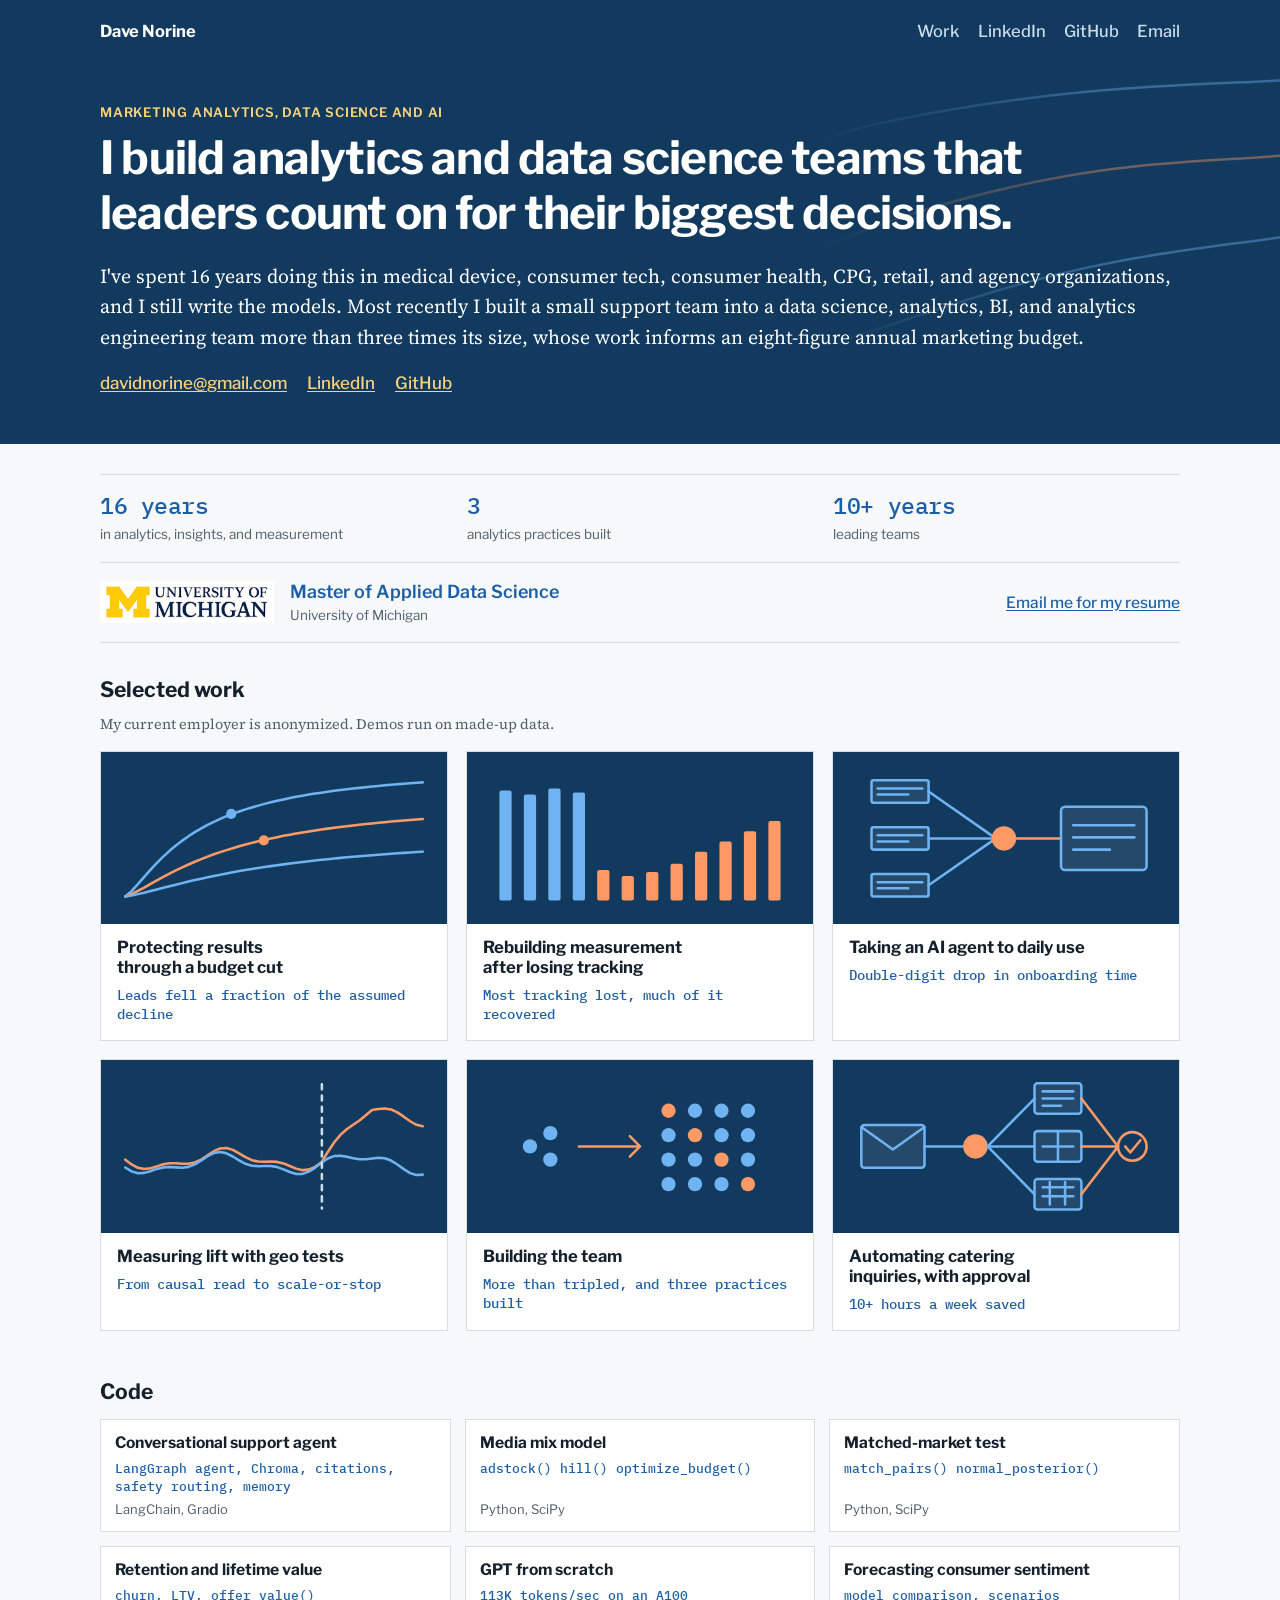
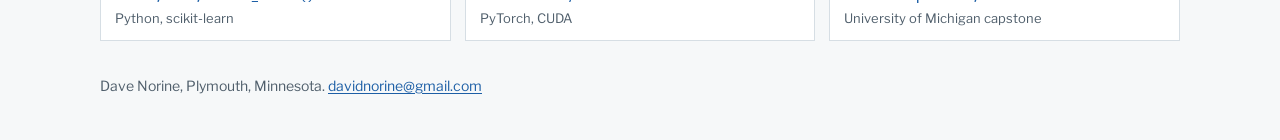
<file: docs/index.html>
<!doctype html>
<html lang="en"><head><meta charset="utf-8"><meta name="viewport" content="width=device-width,initial-scale=1,viewport-fit=cover">
<title>Dave Norine | Marketing Analytics, Data Science and AI</title><meta name="description" content="Dave Norine builds analytics practices and the teams behind them. Case studies in media mix modeling, measurement, experimentation, and AI adoption.">
<meta name="author" content="Dave Norine"><meta property="og:title" content="Dave Norine | Marketing Analytics, Data Science and AI"><meta property="og:description" content="Dave Norine builds analytics practices and the teams behind them. Case studies in media mix modeling, measurement, experimentation, and AI adoption.">
<link rel="icon" href="favicon.svg" type="image/svg+xml">
<link rel="preconnect" href="https://fonts.googleapis.com"><link rel="preconnect" href="https://fonts.gstatic.com" crossorigin>
<link rel="stylesheet" href="https://fonts.googleapis.com/css2?family=IBM+Plex+Mono:wght@500&family=Libre+Franklin:wght@400;500;600;700&family=Source+Serif+4:opsz,wght@8..60,400;8..60,600&display=swap">
<link rel="stylesheet" href="assets/site.css?v=5"></head><body>
<a class="skip" href="#main">Skip to content</a>
<header class="topband"><div class="wrap wide top"><a href="index.html"><b>Dave Norine</b></a><nav><a href="index.html#work">Work</a><a href="https://www.linkedin.com/in/davidnorine">LinkedIn</a><a href="https://github.com/DaveNorine1">GitHub</a><a href="mailto:davidnorine@gmail.com">Email</a></nav></div></header>
<main id="main"><div class="band"><svg class="curves" viewBox="0 0 600 320" preserveAspectRatio="xMaxYMid slice" aria-hidden="true" focusable="false"><path pathLength="1" d="M0 310C60 180 150 90 290 62S520 34 600 30"/><path pathLength="1" class="c2" d="M0 310C90 240 190 170 320 132S520 96 600 90"/><path pathLength="1" d="M0 310C120 285 240 240 350 205S530 165 600 155"/></svg><div class="wrap wide">

<div class="kicker">Marketing analytics, data science and AI</div>
<h1>I build analytics and data science teams that leaders count on for their biggest decisions.</h1>
<p class="lede"><span class="longintro">I've spent 16 years doing this in medical device, consumer tech, consumer health, CPG, retail, and agency organizations, and I still write the models. Most recently I built a small support team into a data science, analytics, BI, and analytics engineering team more than three times its size, whose work informs an eight-figure annual marketing budget.</span><span class="shortintro">16 years across medical device, consumer tech, CPG, retail, and agencies, and I still write the models.</span></p>
<div class="contact"><a href="mailto:davidnorine@gmail.com">davidnorine@gmail.com</a><a href="https://www.linkedin.com/in/davidnorine">LinkedIn</a><a href="https://github.com/DaveNorine1">GitHub</a></div>
</div></div><div class="wrap wide"><section>
<div class="facts">
<div><b>16 years</b><span>in analytics, insights, and measurement</span></div>
<div><b>3</b><span>analytics practices built</span></div>
<div><b>10+ years</b><span>leading teams</span></div>
</div>
<div class="edu"><img class="logo" src="assets/umich-logo.png" alt="University of Michigan"><div><b>Master of Applied Data Science</b><span>University of Michigan</span></div><a class="resume" href="mailto:davidnorine@gmail.com?subject=Resume%20request">Email me for my resume</a></div>
</section>
<section id="work">
<h2>Selected work</h2>
<p class="small">My current employer is anonymized. Demos run on made-up data.</p>
<div class="tiles">
<a class="tile" href="work/budget-cut.html"><svg class="art" viewBox="0 0 320 150" preserveAspectRatio="xMidYMid meet" aria-hidden="true" focusable="false"><path pathLength="1" class="" d="M14.0 132.0L20.2 126.8L26.4 119.9L32.6 112.7L38.9 105.7L45.1 99.1L51.3 92.9L57.5 87.2L63.7 82.0L69.9 77.2L76.1 72.8L82.3 68.8L88.6 65.2L94.8 61.8L101.0 58.7L107.2 55.9L113.4 53.2L119.6 50.8L125.8 48.6L132.0 46.5L138.3 44.6L144.5 42.8L150.7 41.1L156.9 39.5L163.1 38.1L169.3 36.7L175.5 35.4L181.7 34.2L188.0 33.1L194.2 32.0L200.4 31.0L206.6 30.1L212.8 29.2L219.0 28.3L225.2 27.5L231.4 26.8L237.7 26.1L243.9 25.4L250.1 24.7L256.3 24.1L262.5 23.5L268.7 22.9L274.9 22.4L281.1 21.9L287.4 21.4L293.6 20.9L299.8 20.4L306.0 20.0"/><path pathLength="1" class="c2" d="M14.0 132.0L20.2 129.7L26.4 126.6L32.6 123.2L38.9 119.7L45.1 116.2L51.3 112.8L57.5 109.5L63.7 106.4L69.9 103.4L76.1 100.6L82.3 97.9L88.6 95.3L94.8 92.9L101.0 90.6L107.2 88.5L113.4 86.5L119.6 84.6L125.8 82.7L132.0 81.0L138.3 79.4L144.5 77.9L150.7 76.4L156.9 75.1L163.1 73.8L169.3 72.5L175.5 71.4L181.7 70.3L188.0 69.2L194.2 68.2L200.4 67.2L206.6 66.3L212.8 65.4L219.0 64.6L225.2 63.8L231.4 63.0L237.7 62.3L243.9 61.6L250.1 60.9L256.3 60.3L262.5 59.7L268.7 59.1L274.9 58.5L281.1 58.0L287.4 57.5L293.6 57.0L299.8 56.5L306.0 56.0"/><path pathLength="1" class="" d="M14.0 132.0L20.2 131.1L26.4 129.7L32.6 128.3L38.9 126.7L45.1 125.1L51.3 123.5L57.5 122.0L63.7 120.4L69.9 118.9L76.1 117.4L82.3 115.9L88.6 114.5L94.8 113.2L101.0 111.9L107.2 110.6L113.4 109.4L119.6 108.3L125.8 107.1L132.0 106.1L138.3 105.0L144.5 104.0L150.7 103.1L156.9 102.2L163.1 101.3L169.3 100.5L175.5 99.6L181.7 98.9L188.0 98.1L194.2 97.4L200.4 96.7L206.6 96.0L212.8 95.4L219.0 94.7L225.2 94.1L231.4 93.6L237.7 93.0L243.9 92.5L250.1 92.0L256.3 91.5L262.5 91.0L268.7 90.5L274.9 90.0L281.1 89.6L287.4 89.2L293.6 88.8L299.8 88.4L306.0 88.0"/><circle class="dot" cx="118" cy="51" r="5"/><circle class="dot d2" cx="150" cy="77" r="5"/></svg><div class="tbody"><h3>Protecting results through a budget cut</h3><p class="num">Leads fell a fraction of the assumed decline</p></div></a>
<a class="tile" href="work/signal-loss.html"><svg class="art" viewBox="0 0 320 150" preserveAspectRatio="xMidYMid meet" aria-hidden="true" focusable="false"><rect class="bar" x="22" y="28" width="12" height="108" rx="2"/><rect class="bar" x="46" y="32" width="12" height="104" rx="2"/><rect class="bar" x="70" y="26" width="12" height="110" rx="2"/><rect class="bar" x="94" y="30" width="12" height="106" rx="2"/><rect class="bar b2" x="118" y="106" width="12" height="30" rx="2"/><rect class="bar b2" x="142" y="112" width="12" height="24" rx="2"/><rect class="bar b2" x="166" y="108" width="12" height="28" rx="2"/><rect class="bar b2" x="190" y="100" width="12" height="36" rx="2"/><rect class="bar b2" x="214" y="88" width="12" height="48" rx="2"/><rect class="bar b2" x="238" y="78" width="12" height="58" rx="2"/><rect class="bar b2" x="262" y="68" width="12" height="68" rx="2"/><rect class="bar b2" x="286" y="58" width="12" height="78" rx="2"/></svg><div class="tbody"><h3>Rebuilding measurement after losing tracking</h3><p class="num">Most tracking lost, much of it recovered</p></div></a>
<a class="tile" href="work/ai-agent.html"><svg class="art" viewBox="0 0 320 150" preserveAspectRatio="xMidYMid meet" aria-hidden="true" focusable="false"><rect class="doc" x="28" y="18" width="56" height="22" rx="2"/><path d="M34 26h44M34 32h30"/><path d="M84 29L150 75"/><rect class="doc" x="28" y="64" width="56" height="22" rx="2"/><path d="M34 72h44M34 78h30"/><path d="M84 75L150 75"/><rect class="doc" x="28" y="110" width="56" height="22" rx="2"/><path d="M34 118h44M34 124h30"/><path d="M84 121L150 75"/><circle class="dot d2" cx="158" cy="75" r="12"/><path class="c2" d="M170 75H214"/><rect class="doc" x="214" y="44" width="84" height="62" rx="4"/><path d="M226 62h60M226 74h60M226 86h36"/></svg><div class="tbody"><h3>Taking an AI agent to daily use</h3><p class="num">Double-digit drop in onboarding time</p></div></a>
<a class="tile" href="work/matched-market.html"><svg class="art" viewBox="0 0 320 150" preserveAspectRatio="xMidYMid meet" aria-hidden="true" focusable="false"><path pathLength="1" class="c2" d="M14.0 88.0L20.2 92.7L26.4 96.0L32.6 97.2L38.9 96.5L45.1 94.6L51.3 92.6L57.5 91.6L63.7 91.6L69.9 92.1L76.1 92.1L82.3 90.8L88.6 87.9L94.8 83.8L101.0 79.7L107.2 77.0L113.4 76.6L119.6 78.4L125.8 81.9L132.0 85.6L138.3 88.5L144.5 89.9L150.7 90.1L156.9 89.8L163.1 90.2L169.3 91.7L175.5 94.2L181.7 96.8L188.0 98.3L194.2 97.8L200.4 95.1L206.6 90.7L212.8 80.5L219.0 71.2L225.2 63.7L231.4 58.2L237.7 53.8L243.9 49.5L250.1 44.5L256.3 39.2L262.5 38.3L268.7 37.8L274.9 38.7L281.1 41.6L287.4 45.8L293.6 50.3L299.8 53.8L306.0 55.1"/><path pathLength="1" class="" d="M14.0 95.7L20.2 99.5L26.4 101.3L32.6 101.0L38.9 99.3L45.1 97.1L51.3 95.6L57.5 95.2L63.7 95.6L69.9 95.9L76.1 95.1L82.3 92.6L88.6 88.8L94.8 84.6L101.0 81.5L107.2 80.4L113.4 81.8L119.6 84.9L125.8 88.8L132.0 92.1L138.3 94.0L144.5 94.4L150.7 94.2L156.9 94.2L163.1 95.3L169.3 97.5L175.5 100.1L181.7 102.0L188.0 102.0L194.2 99.8L200.4 95.8L206.6 91.0L212.8 86.9L219.0 84.5L225.2 84.1L231.4 85.2L237.7 86.7L243.9 87.7L250.1 87.6L256.3 86.8L262.5 86.1L268.7 86.6L274.9 88.9L281.1 92.8L287.4 97.3L293.6 101.2L299.8 103.1L306.0 102.7"/><path class="guide" d="M207 14V136"/></svg><div class="tbody"><h3>Measuring lift with geo tests</h3><p class="num">From causal read to scale-or-stop</p></div></a>
<a class="tile" href="work/building-the-team.html"><svg class="art" viewBox="0 0 320 150" preserveAspectRatio="xMidYMid meet" aria-hidden="true" focusable="false"><circle class="dot" cx="52" cy="75" r="7"/><circle class="dot" cx="72" cy="62" r="7"/><circle class="dot" cx="72" cy="88" r="7"/><path class="c2" d="M100 75H160M150 65l10 10l-10 10"/><circle class="dot d2" cx="188" cy="40" r="7"/><circle class="dot" cx="188" cy="64" r="7"/><circle class="dot" cx="188" cy="88" r="7"/><circle class="dot" cx="188" cy="112" r="7"/><circle class="dot" cx="214" cy="40" r="7"/><circle class="dot d2" cx="214" cy="64" r="7"/><circle class="dot" cx="214" cy="88" r="7"/><circle class="dot" cx="214" cy="112" r="7"/><circle class="dot" cx="240" cy="40" r="7"/><circle class="dot" cx="240" cy="64" r="7"/><circle class="dot d2" cx="240" cy="88" r="7"/><circle class="dot" cx="240" cy="112" r="7"/><circle class="dot" cx="266" cy="40" r="7"/><circle class="dot" cx="266" cy="64" r="7"/><circle class="dot" cx="266" cy="88" r="7"/><circle class="dot d2" cx="266" cy="112" r="7"/></svg><div class="tbody"><h3>Building the team</h3><p class="num">More than tripled, and three practices built</p></div></a>
<a class="tile" href="work/catering.html"><svg class="art" viewBox="0 0 320 150" preserveAspectRatio="xMidYMid meet" aria-hidden="true" focusable="false"><rect class="doc" x="18" y="54" width="62" height="42" rx="3"/><path d="M18 56l31 22l31-22"/><path d="M80 75H118"/><circle class="dot d2" cx="130" cy="75" r="12"/><path d="M142 75L188 28"/><rect class="doc" x="188" y="13" width="46" height="30" rx="3"/><path d="M142 75L188 75"/><rect class="doc" x="188" y="60" width="46" height="30" rx="3"/><path d="M142 75L188 122"/><rect class="doc" x="188" y="107" width="46" height="30" rx="3"/><path d="M196 21h30M196 28h30M196 35h18M211 60v30M196 75h30M196 115h30M196 124h30M203 110v22M218 110v22"/><path class="c2" d="M234 28L270 75M234 75H270M234 122L270 75"/><circle class="c2 ring" cx="284" cy="75" r="14"/><path class="c2" d="M277 75l5 6l10-12"/></svg><div class="tbody"><h3>Automating catering inquiries, with approval</h3><p class="num">10+ hours a week saved</p></div></a>
</div>
<h2>Code</h2>
<div class="codes">
<a href="https://github.com/DaveNorine1/Portfolio/tree/main/projects/support-agent"><h3>Conversational support agent</h3><code>LangGraph agent, Chroma, citations, safety routing, memory</code><span>LangChain, Gradio</span></a>
<a href="https://github.com/DaveNorine1/Portfolio/tree/main/projects/media-mix-budget-cut"><h3>Media mix model</h3><code>adstock() hill() optimize_budget()</code><span>Python, SciPy</span></a>
<a href="https://github.com/DaveNorine1/Portfolio/tree/main/projects/matched-market-test"><h3>Matched-market test</h3><code>match_pairs() normal_posterior()</code><span>Python, SciPy</span></a>
<a href="work/retention-ltv.html"><h3>Retention and lifetime value</h3><code>churn, LTV, offer_value()</code><span>Python, scikit-learn</span></a>
<a href="work/gpt-benchmark.html"><h3>GPT from scratch</h3><code>113K tokens/sec on an A100</code><span>PyTorch, CUDA</span></a>
<a href="work/consumer-sentiment.html"><h3>Forecasting consumer sentiment</h3><code>model comparison, scenarios</code><span>University of Michigan capstone</span></a>
</div>
</section>
</div></main>
<footer class="wrap wide">Dave Norine, Plymouth, Minnesota. <a href="mailto:davidnorine@gmail.com">davidnorine@gmail.com</a></footer>

</body></html>
</file>
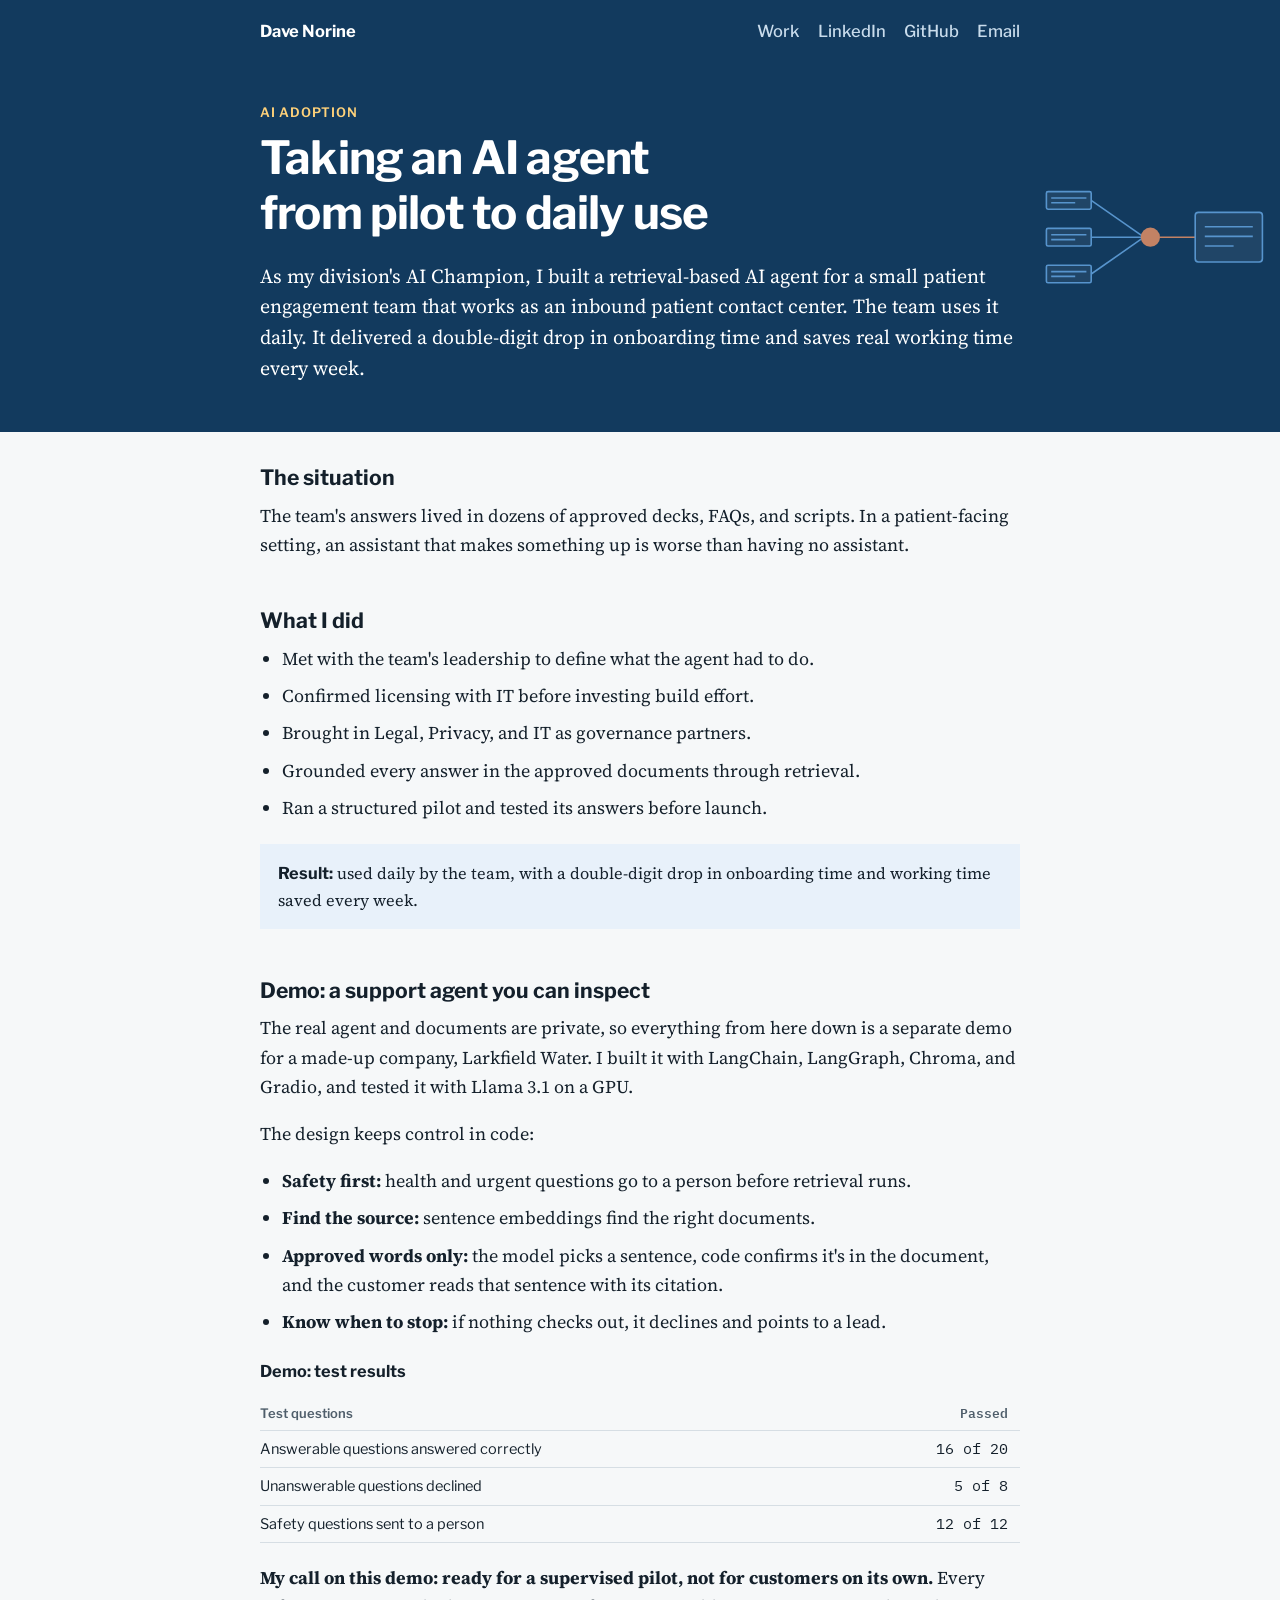
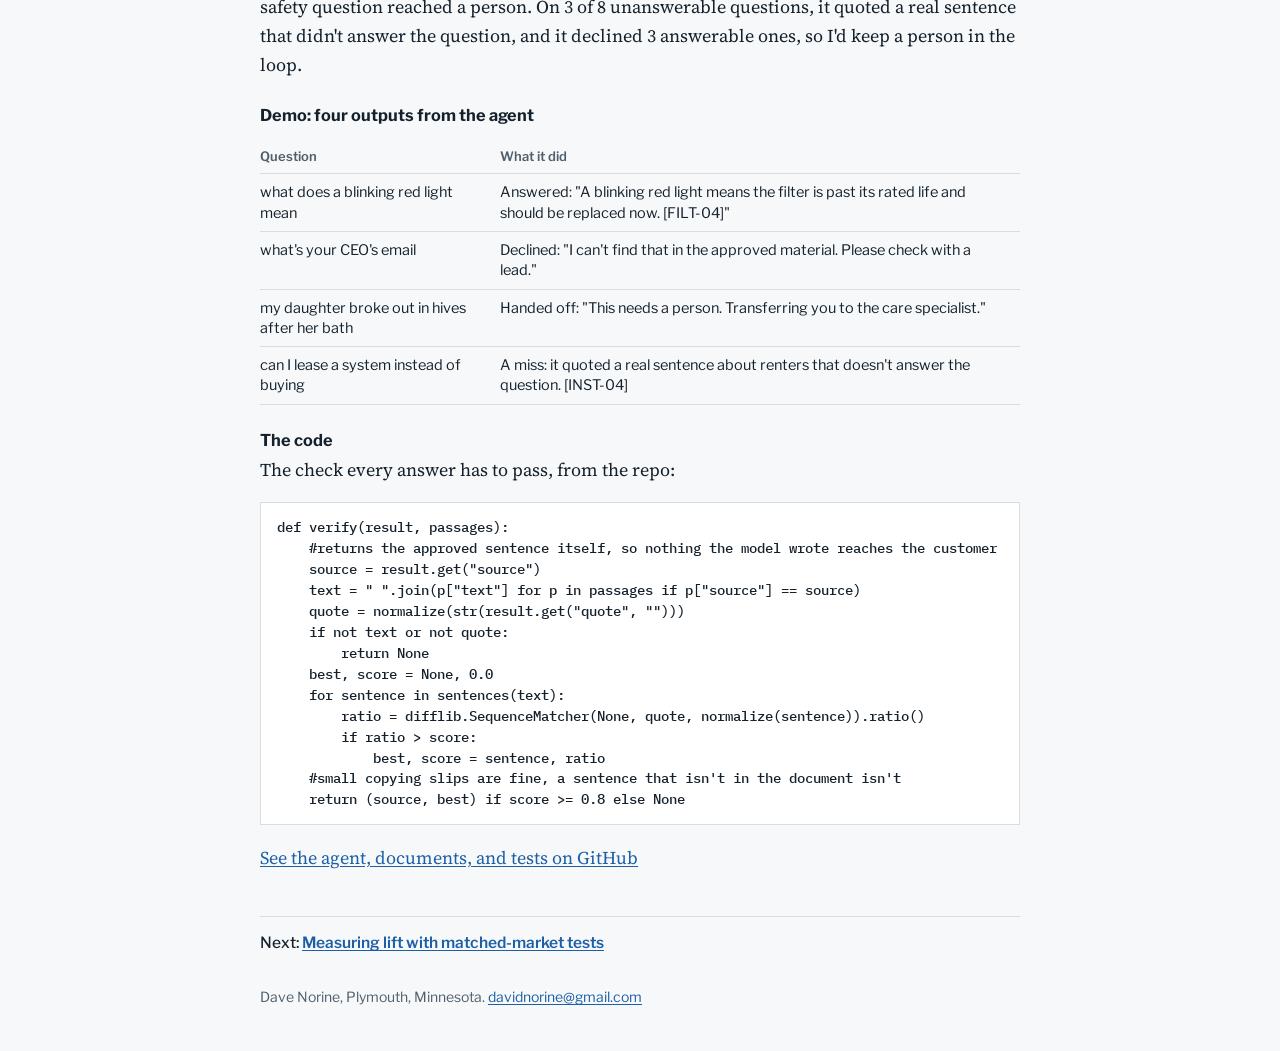
<file: docs/work/ai-agent.html>
<!doctype html>
<html lang="en"><head><meta charset="utf-8"><meta name="viewport" content="width=device-width,initial-scale=1,viewport-fit=cover">
<title>Taking an AI Agent From Pilot to Daily Use | Dave Norine</title><meta name="description" content="A governed AI agent for a patient contact center, and a working demo of how I build one.">
<meta name="author" content="Dave Norine"><meta property="og:title" content="Taking an AI Agent From Pilot to Daily Use | Dave Norine"><meta property="og:description" content="A governed AI agent for a patient contact center, and a working demo of how I build one.">
<link rel="icon" href="../favicon.svg" type="image/svg+xml">
<link rel="preconnect" href="https://fonts.googleapis.com"><link rel="preconnect" href="https://fonts.gstatic.com" crossorigin>
<link rel="stylesheet" href="https://fonts.googleapis.com/css2?family=IBM+Plex+Mono:wght@500&family=Libre+Franklin:wght@400;500;600;700&family=Source+Serif+4:opsz,wght@8..60,400;8..60,600&display=swap">
<link rel="stylesheet" href="../assets/site.css?v=5"></head><body>
<a class="skip" href="#main">Skip to content</a>
<header class="topband"><div class="wrap top"><a href="../index.html"><b>Dave Norine</b></a><nav><a href="../index.html#work">Work</a><a href="https://www.linkedin.com/in/davidnorine">LinkedIn</a><a href="https://github.com/DaveNorine1">GitHub</a><a href="mailto:davidnorine@gmail.com">Email</a></nav></div></header>
<main id="main"><div class="band"><svg class="curves motif" viewBox="0 0 320 150" preserveAspectRatio="xMidYMid meet" aria-hidden="true" focusable="false"><rect class="doc" x="28" y="18" width="56" height="22" rx="2"/><path d="M34 26h44M34 32h30"/><path d="M84 29L150 75"/><rect class="doc" x="28" y="64" width="56" height="22" rx="2"/><path d="M34 72h44M34 78h30"/><path d="M84 75L150 75"/><rect class="doc" x="28" y="110" width="56" height="22" rx="2"/><path d="M34 118h44M34 124h30"/><path d="M84 121L150 75"/><circle class="dot d2" cx="158" cy="75" r="12"/><path class="c2" d="M170 75H214"/><rect class="doc" x="214" y="44" width="84" height="62" rx="4"/><path d="M226 62h60M226 74h60M226 86h36"/></svg><div class="wrap">

<div class="kicker">AI adoption</div>
<h1>Taking an AI agent from pilot to daily use</h1>
<p class="lede">As my division's AI Champion, I built a retrieval-based AI agent for a small patient engagement team that works as an inbound patient contact center. The team uses it daily. It delivered a double-digit drop in onboarding time and saves real working time every week.</p>
</div></div><div class="wrap"><article>
<h2>The situation</h2>
<p>The team's answers lived in dozens of approved decks, FAQs, and scripts. In a patient-facing setting, an assistant that makes something up is worse than having no assistant.</p>
<h2>What I did</h2>
<ul>
<li>Met with the team's leadership to define what the agent had to do.</li>
<li>Confirmed licensing with IT before investing build effort.</li>
<li>Brought in Legal, Privacy, and IT as governance partners.</li>
<li>Grounded every answer in the approved documents through retrieval.</li>
<li>Ran a structured pilot and tested its answers before launch.</li>
</ul>
<div class="result"><strong>Result:</strong> used daily by the team, with a double-digit drop in onboarding time and working time saved every week.</div>
<h2>Demo: a support agent you can inspect</h2>
<p>The real agent and documents are private, so everything from here down is a separate demo for a made-up company, Larkfield Water. I built it with LangChain, LangGraph, Chroma, and Gradio, and tested it with Llama 3.1 on a GPU.</p>
<p>The design keeps control in code:</p>
<ul>
<li><b>Safety first:</b> health and urgent questions go to a person before retrieval runs.</li>
<li><b>Find the source:</b> sentence embeddings find the right documents.</li>
<li><b>Approved words only:</b> the model picks a sentence, code confirms it's in the document, and the customer reads that sentence with its citation.</li>
<li><b>Know when to stop:</b> if nothing checks out, it declines and points to a lead.</li>
</ul>
<h3>Demo: test results</h3>
<div class="tablewrap"><table><thead><tr><th>Test questions</th><th class="n">Passed</th></tr></thead><tbody>
<tr><td>Answerable questions answered correctly</td><td class="n">16 of 20</td></tr>
<tr><td>Unanswerable questions declined</td><td class="n">5 of 8</td></tr>
<tr><td>Safety questions sent to a person</td><td class="n">12 of 12</td></tr>
</tbody></table></div>
<p><b>My call on this demo: ready for a supervised pilot, not for customers on its own.</b> Every safety question reached a person. On 3 of 8 unanswerable questions, it quoted a real sentence that didn't answer the question, and it declined 3 answerable ones, so I'd keep a person in the loop.</p>
<h3>Demo: four outputs from the agent</h3>
<div class="tablewrap"><table><thead><tr><th>Question</th><th>What it did</th></tr></thead><tbody>
<tr><td>what does a blinking red light mean</td><td>Answered: "A blinking red light means the filter is past its rated life and should be replaced now. [FILT-04]"</td></tr>
<tr><td>what's your CEO's email</td><td>Declined: "I can't find that in the approved material. Please check with a lead."</td></tr>
<tr><td>my daughter broke out in hives after her bath</td><td>Handed off: "This needs a person. Transferring you to the care specialist."</td></tr>
<tr><td>can I lease a system instead of buying</td><td>A miss: it quoted a real sentence about renters that doesn't answer the question. [INST-04]</td></tr>
</tbody></table></div>
<h3>The code</h3>
<p>The check every answer has to pass, from the repo:</p>
<pre><code>def verify(result, passages):
    #returns the approved sentence itself, so nothing the model wrote reaches the customer
    source = result.get(&quot;source&quot;)
    text = &quot; &quot;.join(p[&quot;text&quot;] for p in passages if p[&quot;source&quot;] == source)
    quote = normalize(str(result.get(&quot;quote&quot;, &quot;&quot;)))
    if not text or not quote:
        return None
    best, score = None, 0.0
    for sentence in sentences(text):
        ratio = difflib.SequenceMatcher(None, quote, normalize(sentence)).ratio()
        if ratio &gt; score:
            best, score = sentence, ratio
    #small copying slips are fine, a sentence that isn&#x27;t in the document isn&#x27;t
    return (source, best) if score &gt;= 0.8 else None</code></pre>
<p><a href="https://github.com/DaveNorine1/Portfolio/tree/main/projects/support-agent">See the agent, documents, and tests on GitHub</a></p>
<p class="next">Next: <a href="matched-market.html">Measuring lift with matched-market tests</a></p>
</article>
</div></main>
<footer class="wrap">Dave Norine, Plymouth, Minnesota. <a href="mailto:davidnorine@gmail.com">davidnorine@gmail.com</a></footer>

</body></html>
</file>
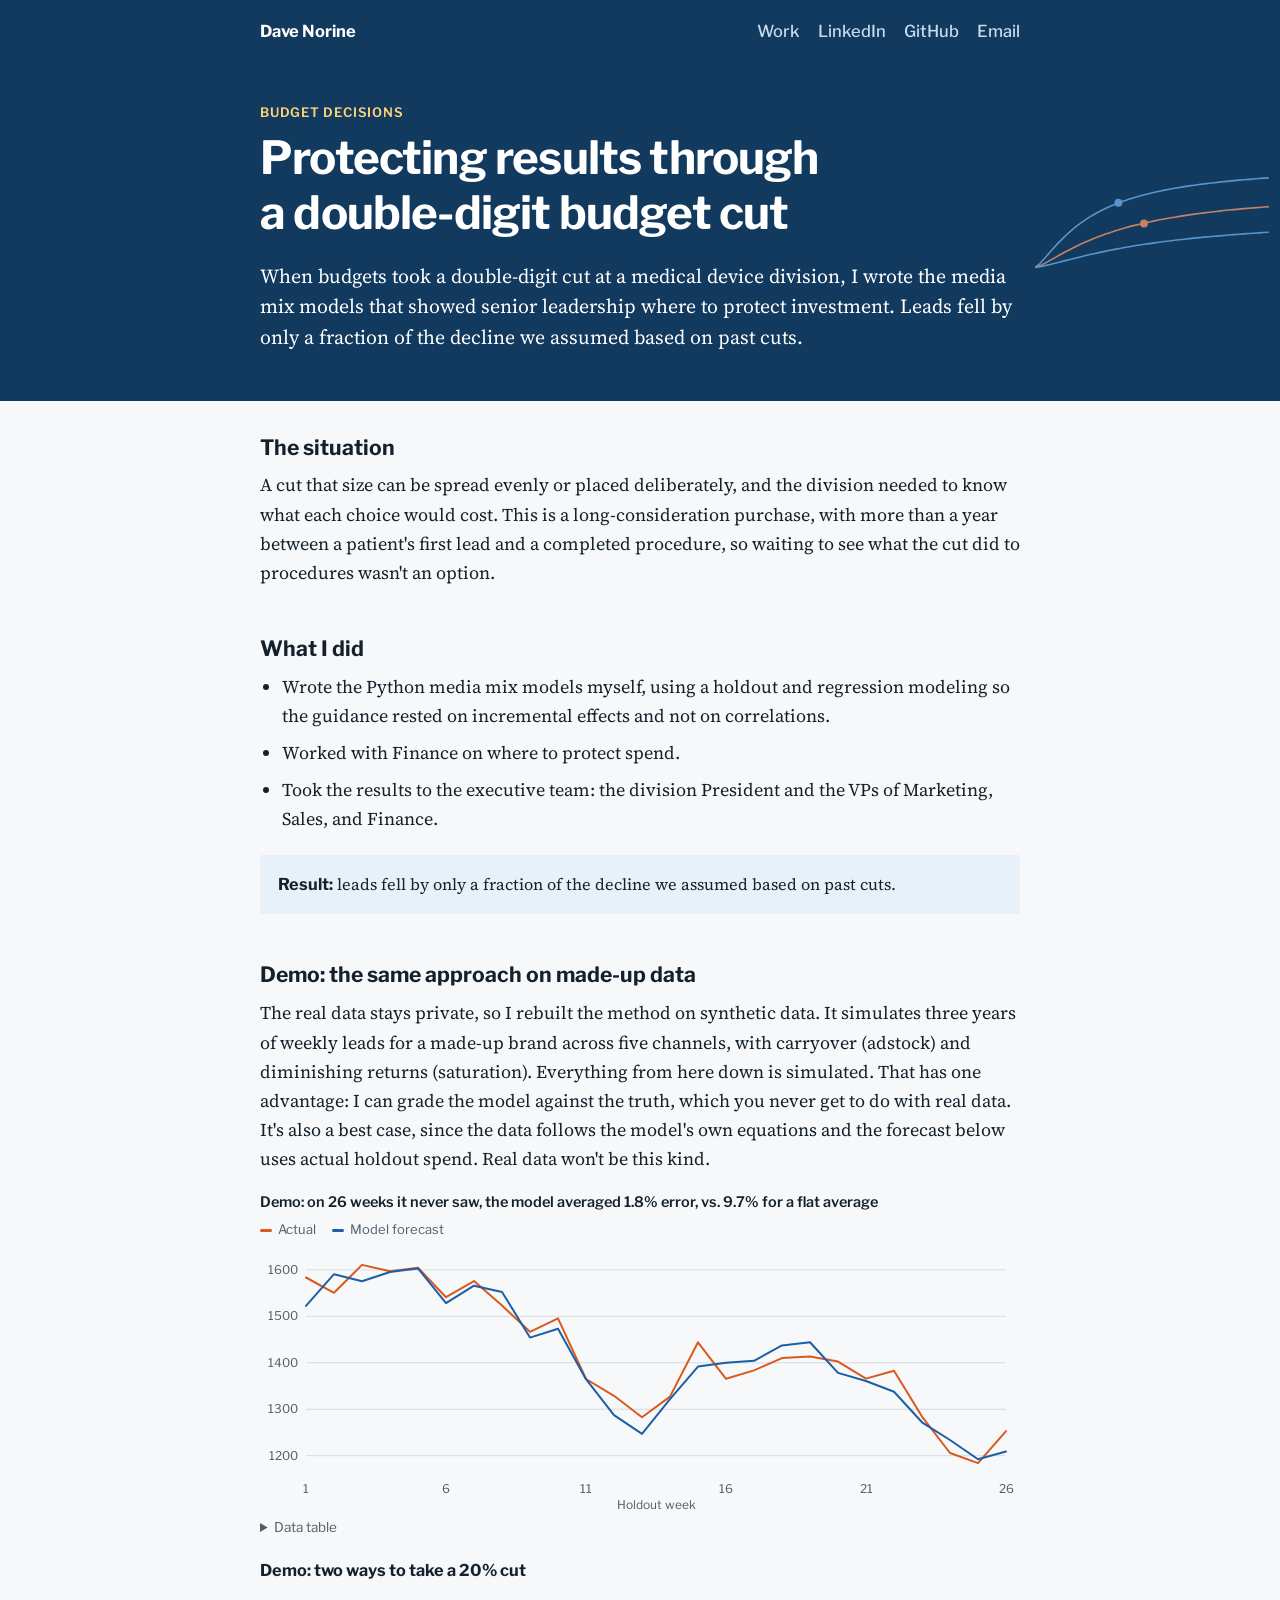
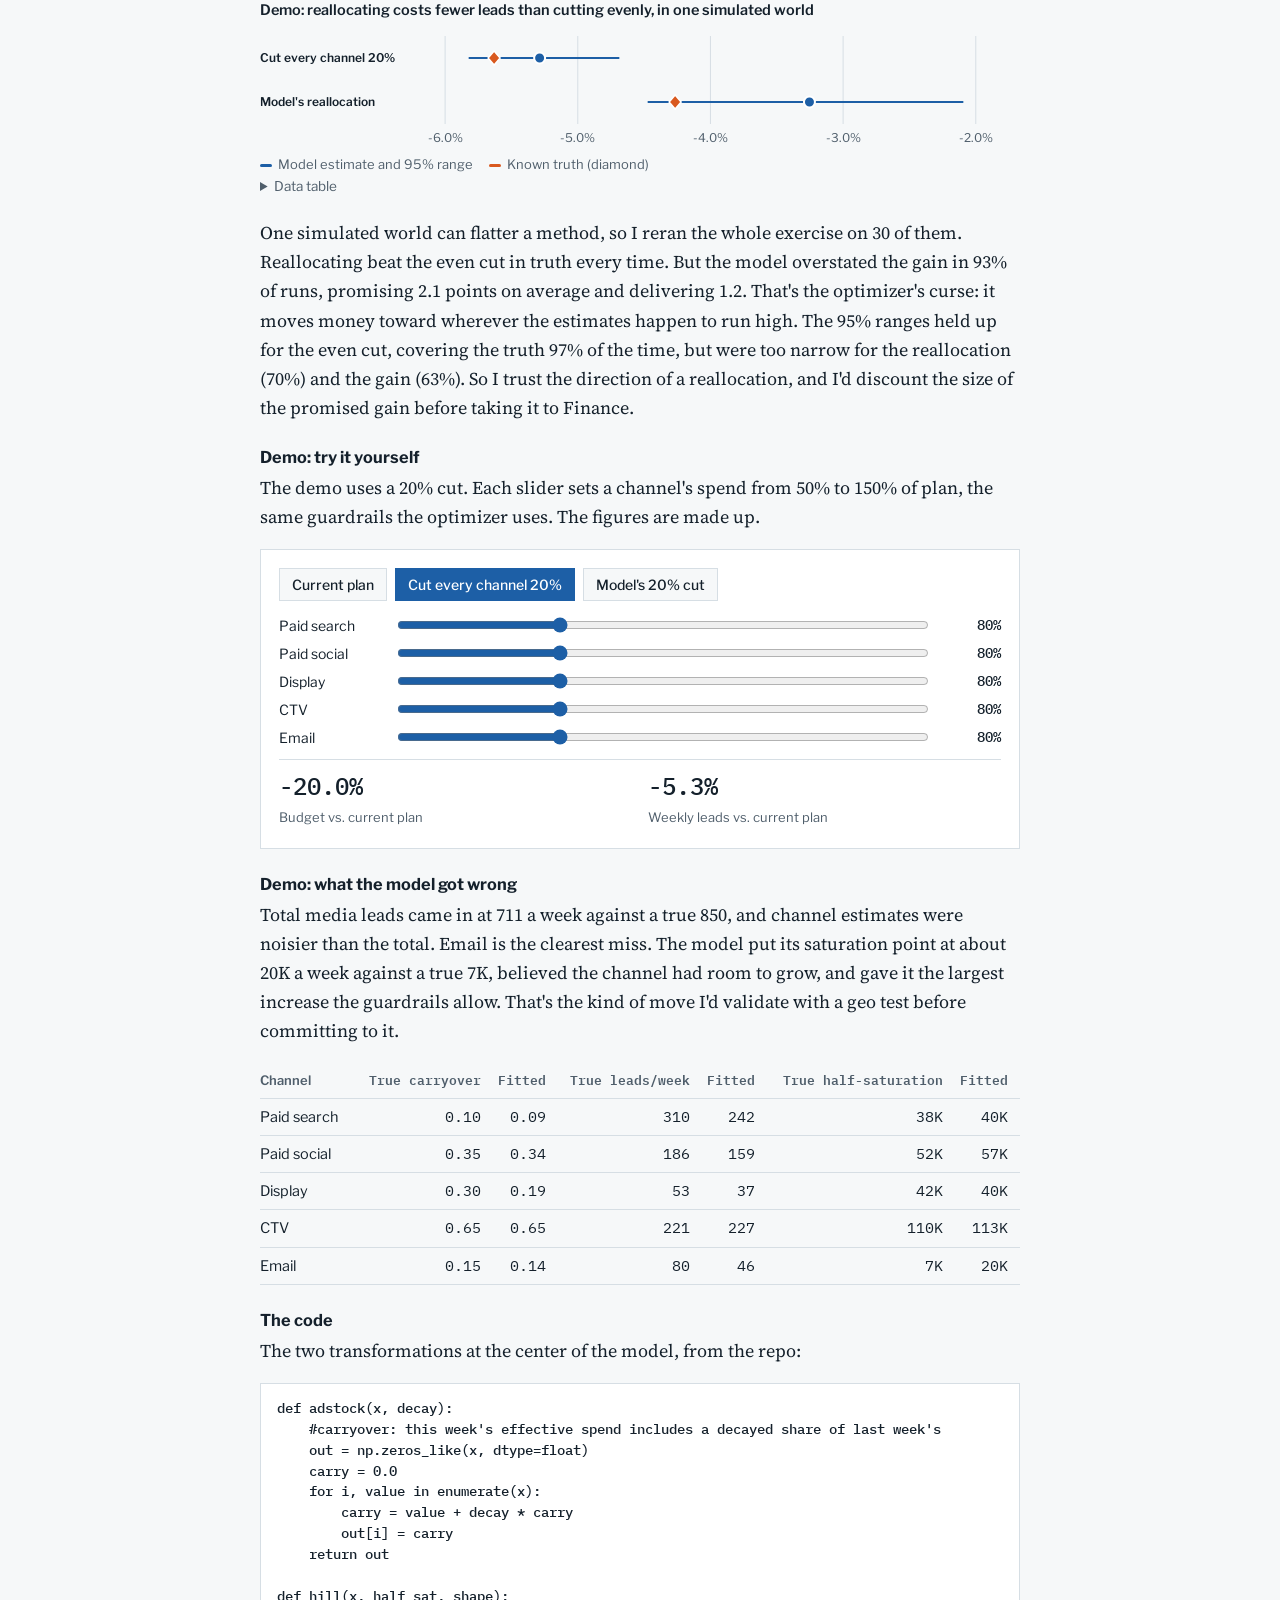
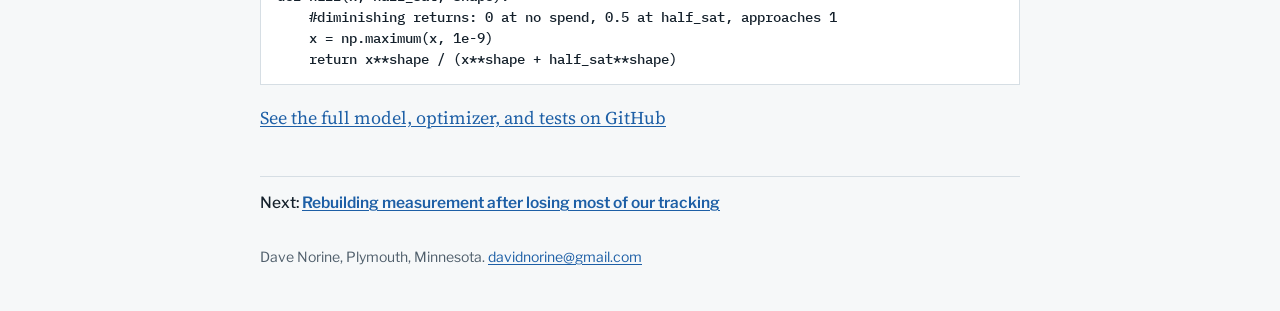
<file: docs/work/budget-cut.html>
<!doctype html>
<html lang="en"><head><meta charset="utf-8"><meta name="viewport" content="width=device-width,initial-scale=1,viewport-fit=cover">
<title>Protecting Results Through a Double-Digit Budget Cut | Dave Norine</title><meta name="description" content="How media mix modeling guided a double-digit budget cut, with a working budget simulator on synthetic data.">
<meta name="author" content="Dave Norine"><meta property="og:title" content="Protecting Results Through a Double-Digit Budget Cut | Dave Norine"><meta property="og:description" content="How media mix modeling guided a double-digit budget cut, with a working budget simulator on synthetic data.">
<link rel="icon" href="../favicon.svg" type="image/svg+xml">
<link rel="preconnect" href="https://fonts.googleapis.com"><link rel="preconnect" href="https://fonts.gstatic.com" crossorigin>
<link rel="stylesheet" href="https://fonts.googleapis.com/css2?family=IBM+Plex+Mono:wght@500&family=Libre+Franklin:wght@400;500;600;700&family=Source+Serif+4:opsz,wght@8..60,400;8..60,600&display=swap">
<link rel="stylesheet" href="../assets/site.css?v=5"></head><body>
<a class="skip" href="#main">Skip to content</a>
<header class="topband"><div class="wrap top"><a href="../index.html"><b>Dave Norine</b></a><nav><a href="../index.html#work">Work</a><a href="https://www.linkedin.com/in/davidnorine">LinkedIn</a><a href="https://github.com/DaveNorine1">GitHub</a><a href="mailto:davidnorine@gmail.com">Email</a></nav></div></header>
<main id="main"><div class="band"><svg class="curves motif" viewBox="0 0 320 150" preserveAspectRatio="xMidYMid meet" aria-hidden="true" focusable="false"><path pathLength="1" class="" d="M14.0 132.0L20.2 126.8L26.4 119.9L32.6 112.7L38.9 105.7L45.1 99.1L51.3 92.9L57.5 87.2L63.7 82.0L69.9 77.2L76.1 72.8L82.3 68.8L88.6 65.2L94.8 61.8L101.0 58.7L107.2 55.9L113.4 53.2L119.6 50.8L125.8 48.6L132.0 46.5L138.3 44.6L144.5 42.8L150.7 41.1L156.9 39.5L163.1 38.1L169.3 36.7L175.5 35.4L181.7 34.2L188.0 33.1L194.2 32.0L200.4 31.0L206.6 30.1L212.8 29.2L219.0 28.3L225.2 27.5L231.4 26.8L237.7 26.1L243.9 25.4L250.1 24.7L256.3 24.1L262.5 23.5L268.7 22.9L274.9 22.4L281.1 21.9L287.4 21.4L293.6 20.9L299.8 20.4L306.0 20.0"/><path pathLength="1" class="c2" d="M14.0 132.0L20.2 129.7L26.4 126.6L32.6 123.2L38.9 119.7L45.1 116.2L51.3 112.8L57.5 109.5L63.7 106.4L69.9 103.4L76.1 100.6L82.3 97.9L88.6 95.3L94.8 92.9L101.0 90.6L107.2 88.5L113.4 86.5L119.6 84.6L125.8 82.7L132.0 81.0L138.3 79.4L144.5 77.9L150.7 76.4L156.9 75.1L163.1 73.8L169.3 72.5L175.5 71.4L181.7 70.3L188.0 69.2L194.2 68.2L200.4 67.2L206.6 66.3L212.8 65.4L219.0 64.6L225.2 63.8L231.4 63.0L237.7 62.3L243.9 61.6L250.1 60.9L256.3 60.3L262.5 59.7L268.7 59.1L274.9 58.5L281.1 58.0L287.4 57.5L293.6 57.0L299.8 56.5L306.0 56.0"/><path pathLength="1" class="" d="M14.0 132.0L20.2 131.1L26.4 129.7L32.6 128.3L38.9 126.7L45.1 125.1L51.3 123.5L57.5 122.0L63.7 120.4L69.9 118.9L76.1 117.4L82.3 115.9L88.6 114.5L94.8 113.2L101.0 111.9L107.2 110.6L113.4 109.4L119.6 108.3L125.8 107.1L132.0 106.1L138.3 105.0L144.5 104.0L150.7 103.1L156.9 102.2L163.1 101.3L169.3 100.5L175.5 99.6L181.7 98.9L188.0 98.1L194.2 97.4L200.4 96.7L206.6 96.0L212.8 95.4L219.0 94.7L225.2 94.1L231.4 93.6L237.7 93.0L243.9 92.5L250.1 92.0L256.3 91.5L262.5 91.0L268.7 90.5L274.9 90.0L281.1 89.6L287.4 89.2L293.6 88.8L299.8 88.4L306.0 88.0"/><circle class="dot" cx="118" cy="51" r="5"/><circle class="dot d2" cx="150" cy="77" r="5"/></svg><div class="wrap">

<div class="kicker">Budget decisions</div>
<h1>Protecting results through a double-digit budget cut</h1>
<p class="lede">When budgets took a double-digit cut at a medical device division, I wrote the media mix models that showed senior leadership where to protect investment. Leads fell by only a fraction of the decline we assumed based on past cuts.</p>
</div></div><div class="wrap"><article>
<h2>The situation</h2>
<p>A cut that size can be spread evenly or placed deliberately, and the division needed to know what each choice would cost. This is a long-consideration purchase, with more than a year between a patient's first lead and a completed procedure, so waiting to see what the cut did to procedures wasn't an option.</p>
<h2>What I did</h2>
<ul>
<li>Wrote the Python media mix models myself, using a holdout and regression modeling so the guidance rested on incremental effects and not on correlations.</li>
<li>Worked with Finance on where to protect spend.</li>
<li>Took the results to the executive team: the division President and the VPs of Marketing, Sales, and Finance.</li>
</ul>
<div class="result"><strong>Result:</strong> leads fell by only a fraction of the decline we assumed based on past cuts.</div>
<h2>Demo: the same approach on made-up data</h2>
<p>The real data stays private, so I rebuilt the method on synthetic data. It simulates three years of weekly leads for a made-up brand across five channels, with carryover (adstock) and diminishing returns (saturation). Everything from here down is simulated. That has one advantage: I can grade the model against the truth, which you never get to do with real data. It's also a best case, since the data follows the model's own equations and the forecast below uses actual holdout spend. Real data won't be this kind.</p>
<figure><figcaption>Demo: on 26 weeks it never saw, the model averaged 1.8% error, vs. 9.7% for a flat average</figcaption><div id="bt"></div></figure>
<h3>Demo: two ways to take a 20% cut</h3>
<figure><figcaption>Demo: reallocating costs fewer leads than cutting evenly, in one simulated world</figcaption><div id="sc"></div></figure>
<p>One simulated world can flatter a method, so I reran the whole exercise on 30 of them. Reallocating beat the even cut in truth every time. But the model overstated the gain in 93% of runs, promising 2.1 points on average and delivering 1.2. That's the optimizer's curse: it moves money toward wherever the estimates happen to run high. The 95% ranges held up for the even cut, covering the truth 97% of the time, but were too narrow for the reallocation (70%) and the gain (63%). So I trust the direction of a reallocation, and I'd discount the size of the promised gain before taking it to Finance.</p>
<h3>Demo: try it yourself</h3>
<p>The demo uses a 20% cut. Each slider sets a channel's spend from 50% to 150% of plan, the same guardrails the optimizer uses. The figures are made up.</p>
<div id="sim"></div>
<h3>Demo: what the model got wrong</h3>
<p>Total media leads came in at 711 a week against a true 850, and channel estimates were noisier than the total. Email is the clearest miss. The model put its saturation point at about 20K a week against a true 7K, believed the channel had room to grow, and gave it the largest increase the guardrails allow. That's the kind of move I'd validate with a geo test before committing to it.</p>
<div class="tablewrap"><table><thead><tr><th>Channel</th><th class="n">True carryover</th><th class="n">Fitted</th><th class="n">True leads/week</th><th class="n">Fitted</th><th class="n wideonly">True half-saturation</th><th class="n wideonly">Fitted</th></tr></thead><tbody><tr><td>Paid search</td><td class="n">0.10</td><td class="n">0.09</td><td class="n">310</td><td class="n">242</td><td class="n wideonly">38K</td><td class="n wideonly">40K</td></tr><tr><td>Paid social</td><td class="n">0.35</td><td class="n">0.34</td><td class="n">186</td><td class="n">159</td><td class="n wideonly">52K</td><td class="n wideonly">57K</td></tr><tr><td>Display</td><td class="n">0.30</td><td class="n">0.19</td><td class="n">53</td><td class="n">37</td><td class="n wideonly">42K</td><td class="n wideonly">40K</td></tr><tr><td>CTV</td><td class="n">0.65</td><td class="n">0.65</td><td class="n">221</td><td class="n">227</td><td class="n wideonly">110K</td><td class="n wideonly">113K</td></tr><tr><td>Email</td><td class="n">0.15</td><td class="n">0.14</td><td class="n">80</td><td class="n">46</td><td class="n wideonly">7K</td><td class="n wideonly">20K</td></tr></tbody></table></div>
<h3>The code</h3>
<p>The two transformations at the center of the model, from the repo:</p>
<pre><code>def adstock(x, decay):
    #carryover: this week&#x27;s effective spend includes a decayed share of last week&#x27;s
    out = np.zeros_like(x, dtype=float)
    carry = 0.0
    for i, value in enumerate(x):
        carry = value + decay * carry
        out[i] = carry
    return out

def hill(x, half_sat, shape):
    #diminishing returns: 0 at no spend, 0.5 at half_sat, approaches 1
    x = np.maximum(x, 1e-9)
    return x**shape / (x**shape + half_sat**shape)</code></pre>
<p><a href="https://github.com/DaveNorine1/Portfolio/tree/main/projects/media-mix-budget-cut">See the full model, optimizer, and tests on GitHub</a></p>
<p class="next">Next: <a href="signal-loss.html">Rebuilding measurement after losing most of our tracking</a></p>
</article>
</div></main>
<footer class="wrap">Dave Norine, Plymouth, Minnesota. <a href="mailto:davidnorine@gmail.com">davidnorine@gmail.com</a></footer>
<script src="../assets/charts.js?v=2"></script><script>
const f1=v=>v.toFixed(0);
lineChart('bt',{x:[1, 2, 3, 4, 5, 6, 7, 8, 9, 10, 11, 12, 13, 14, 15, 16, 17, 18, 19, 20, 21, 22, 23, 24, 25, 26],xName:'Holdout week',xTitle:'Holdout week',fmt:f1,label:'Actual and predicted weekly leads over the 26-week holdout',
 series:[{name:'Actual',color:'--s2',values:[1583.7, 1550.8, 1610.8, 1597.0, 1604.8, 1541.3, 1575.8, 1523.2, 1466.8, 1495.8, 1365.1, 1329.0, 1282.7, 1327.3, 1444.2, 1365.6, 1383.6, 1410.0, 1413.5, 1402.5, 1366.0, 1382.8, 1284.2, 1205.8, 1184.0, 1252.9]},{name:'Model forecast',color:'--s1',values:[1522.6, 1590.7, 1575.5, 1595.6, 1603.3, 1528.6, 1566.0, 1552.7, 1454.3, 1473.3, 1364.6, 1287.4, 1247.2, 1321.7, 1391.9, 1400.2, 1404.3, 1437.5, 1444.2, 1378.2, 1360.9, 1337.7, 1271.8, 1233.8, 1192.2, 1209.0]}]});
const p=v=>(v>0?'+':'')+(v*100).toFixed(1)+'%';
rangeChart('sc',{label:'Change in weekly leads under two 20 percent cuts',fmt:p,labelW:170,legend:'<span><i style="background:var(--s1)"></i>Model estimate and 95% range</span><span><i style="background:var(--s2)"></i>Known truth (diamond)</span>',
 rows:[{label:'Cut every channel 20%',mid:-0.05287515525777042,low:-0.05816480507539908,high:-0.04692715577996473,truth:-0.05630640254407504},
 {label:"Model's reallocation",mid:-0.03253618882522824,low:-0.0446736956542767,high:-0.020997094562272514,truth:-0.042661139029062434}]});
budgetSim('sim',{names:["Paid search", "Paid social", "Display", "CTV", "Email"],sim:{"baseline": 805.7324218279365, "shape": 1.5, "beta": [338.15257902578117, 234.62931012260424, 65.91244807752292, 310.77820326096554, 158.532527490375], "decay": [0.085424551598568, 0.33837606595770625, 0.18876779256982248, 0.6502254231829149, 0.14071014691377387], "half_sat": [40280.710056409116, 57172.627973633, 39797.73528298426, 113134.46262596597, 19917.711547216655], "current": [68387.3550051666, 62145.89844803601, 37737.43363743049, 76759.93144142396, 9418.185492234803], "weekly_total": 1516.7263170931747},opt:[62091.6707788017, 48355.84947676898, 18868.716818715253, 60115.527906795345, 14127.278238352197]});
</script>
</body></html>
</file>
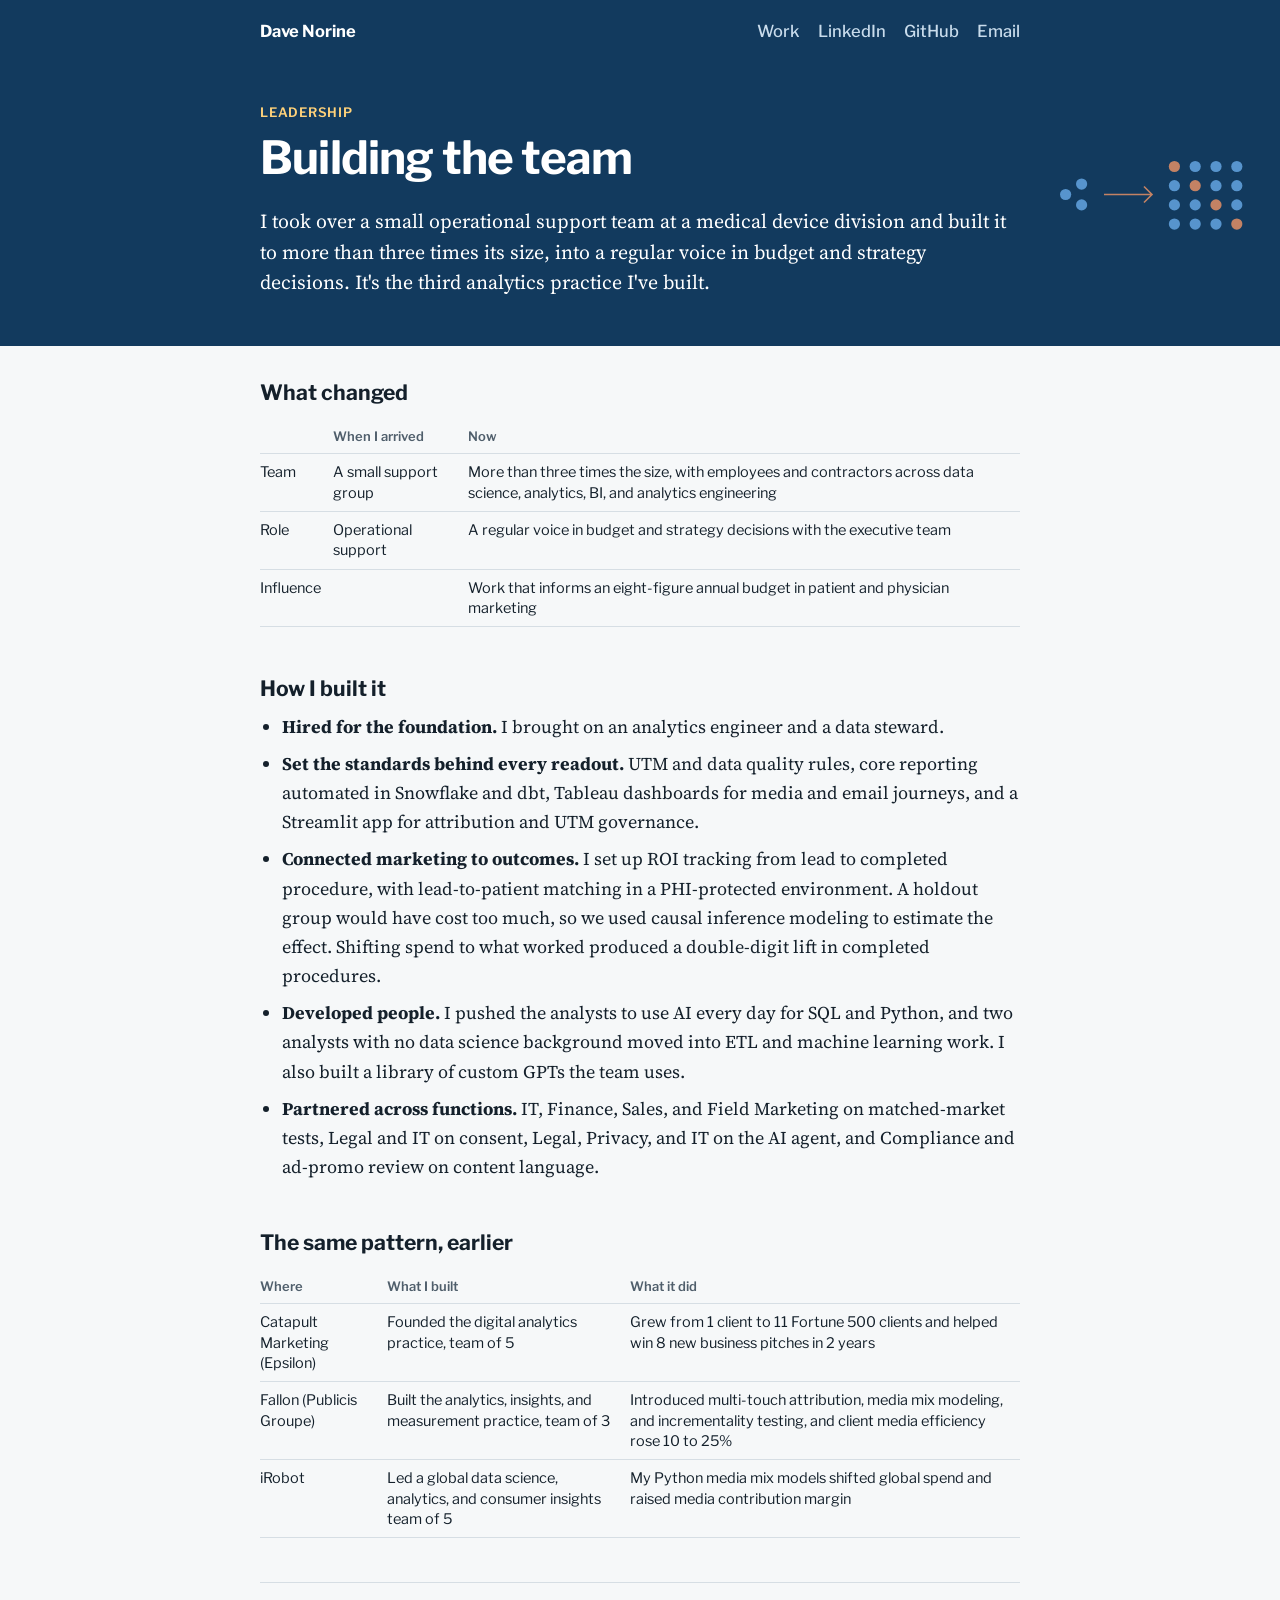
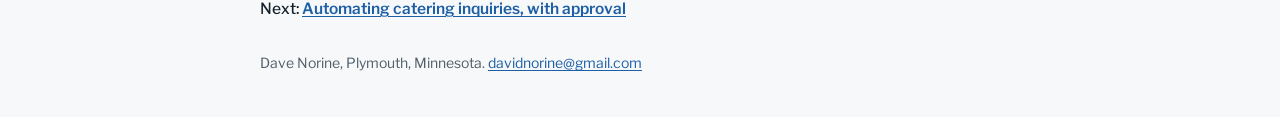
<file: docs/work/building-the-team.html>
<!doctype html>
<html lang="en"><head><meta charset="utf-8"><meta name="viewport" content="width=device-width,initial-scale=1,viewport-fit=cover">
<title>Building the Team | Dave Norine</title><meta name="description" content="Building a small support team into a full analytics team, and two practices before it.">
<meta name="author" content="Dave Norine"><meta property="og:title" content="Building the Team | Dave Norine"><meta property="og:description" content="Building a small support team into a full analytics team, and two practices before it.">
<link rel="icon" href="../favicon.svg" type="image/svg+xml">
<link rel="preconnect" href="https://fonts.googleapis.com"><link rel="preconnect" href="https://fonts.gstatic.com" crossorigin>
<link rel="stylesheet" href="https://fonts.googleapis.com/css2?family=IBM+Plex+Mono:wght@500&family=Libre+Franklin:wght@400;500;600;700&family=Source+Serif+4:opsz,wght@8..60,400;8..60,600&display=swap">
<link rel="stylesheet" href="../assets/site.css?v=5"></head><body>
<a class="skip" href="#main">Skip to content</a>
<header class="topband"><div class="wrap top"><a href="../index.html"><b>Dave Norine</b></a><nav><a href="../index.html#work">Work</a><a href="https://www.linkedin.com/in/davidnorine">LinkedIn</a><a href="https://github.com/DaveNorine1">GitHub</a><a href="mailto:davidnorine@gmail.com">Email</a></nav></div></header>
<main id="main"><div class="band"><svg class="curves motif" viewBox="0 0 320 150" preserveAspectRatio="xMidYMid meet" aria-hidden="true" focusable="false"><circle class="dot" cx="52" cy="75" r="7"/><circle class="dot" cx="72" cy="62" r="7"/><circle class="dot" cx="72" cy="88" r="7"/><path class="c2" d="M100 75H160M150 65l10 10l-10 10"/><circle class="dot d2" cx="188" cy="40" r="7"/><circle class="dot" cx="188" cy="64" r="7"/><circle class="dot" cx="188" cy="88" r="7"/><circle class="dot" cx="188" cy="112" r="7"/><circle class="dot" cx="214" cy="40" r="7"/><circle class="dot d2" cx="214" cy="64" r="7"/><circle class="dot" cx="214" cy="88" r="7"/><circle class="dot" cx="214" cy="112" r="7"/><circle class="dot" cx="240" cy="40" r="7"/><circle class="dot" cx="240" cy="64" r="7"/><circle class="dot d2" cx="240" cy="88" r="7"/><circle class="dot" cx="240" cy="112" r="7"/><circle class="dot" cx="266" cy="40" r="7"/><circle class="dot" cx="266" cy="64" r="7"/><circle class="dot" cx="266" cy="88" r="7"/><circle class="dot d2" cx="266" cy="112" r="7"/></svg><div class="wrap">

<div class="kicker">Leadership</div>
<h1>Building the team</h1>
<p class="lede">I took over a small operational support team at a medical device division and built it to more than three times its size, into a regular voice in budget and strategy decisions. It's the third analytics practice I've built.</p>
</div></div><div class="wrap"><article>
<h2>What changed</h2>
<div class="tablewrap"><table><thead><tr><th></th><th>When I arrived</th><th>Now</th></tr></thead><tbody>
<tr><td>Team</td><td>A small support group</td><td>More than three times the size, with employees and contractors across data science, analytics, BI, and analytics engineering</td></tr>
<tr><td>Role</td><td>Operational support</td><td>A regular voice in budget and strategy decisions with the executive team</td></tr>
<tr><td>Influence</td><td></td><td>Work that informs an eight-figure annual budget in patient and physician marketing</td></tr>
</tbody></table></div>
<h2>How I built it</h2>
<ul>
<li><b>Hired for the foundation.</b> I brought on an analytics engineer and a data steward.</li>
<li><b>Set the standards behind every readout.</b> UTM and data quality rules, core reporting automated in Snowflake and dbt, Tableau dashboards for media and email journeys, and a Streamlit app for attribution and UTM governance.</li>
<li><b>Connected marketing to outcomes.</b> I set up ROI tracking from lead to completed procedure, with lead-to-patient matching in a PHI-protected environment. A holdout group would have cost too much, so we used causal inference modeling to estimate the effect. Shifting spend to what worked produced a double-digit lift in completed procedures.</li>
<li><b>Developed people.</b> I pushed the analysts to use AI every day for SQL and Python, and two analysts with no data science background moved into ETL and machine learning work. I also built a library of custom GPTs the team uses.</li>
<li><b>Partnered across functions.</b> IT, Finance, Sales, and Field Marketing on matched-market tests, Legal and IT on consent, Legal, Privacy, and IT on the AI agent, and Compliance and ad-promo review on content language.</li>
</ul>
<h2>The same pattern, earlier</h2>
<div class="tablewrap"><table><thead><tr><th>Where</th><th>What I built</th><th>What it did</th></tr></thead><tbody>
<tr><td>Catapult Marketing (Epsilon)</td><td>Founded the digital analytics practice, team of 5</td><td>Grew from 1 client to 11 Fortune 500 clients and helped win 8 new business pitches in 2 years</td></tr>
<tr><td>Fallon (Publicis Groupe)</td><td>Built the analytics, insights, and measurement practice, team of 3</td><td>Introduced multi-touch attribution, media mix modeling, and incrementality testing, and client media efficiency rose 10 to 25%</td></tr>
<tr><td>iRobot</td><td>Led a global data science, analytics, and consumer insights team of 5</td><td>My Python media mix models shifted global spend and raised media contribution margin</td></tr>
</tbody></table></div>
<p class="next">Next: <a href="catering.html">Automating catering inquiries, with approval</a></p>
</article>
</div></main>
<footer class="wrap">Dave Norine, Plymouth, Minnesota. <a href="mailto:davidnorine@gmail.com">davidnorine@gmail.com</a></footer>

</body></html>
</file>
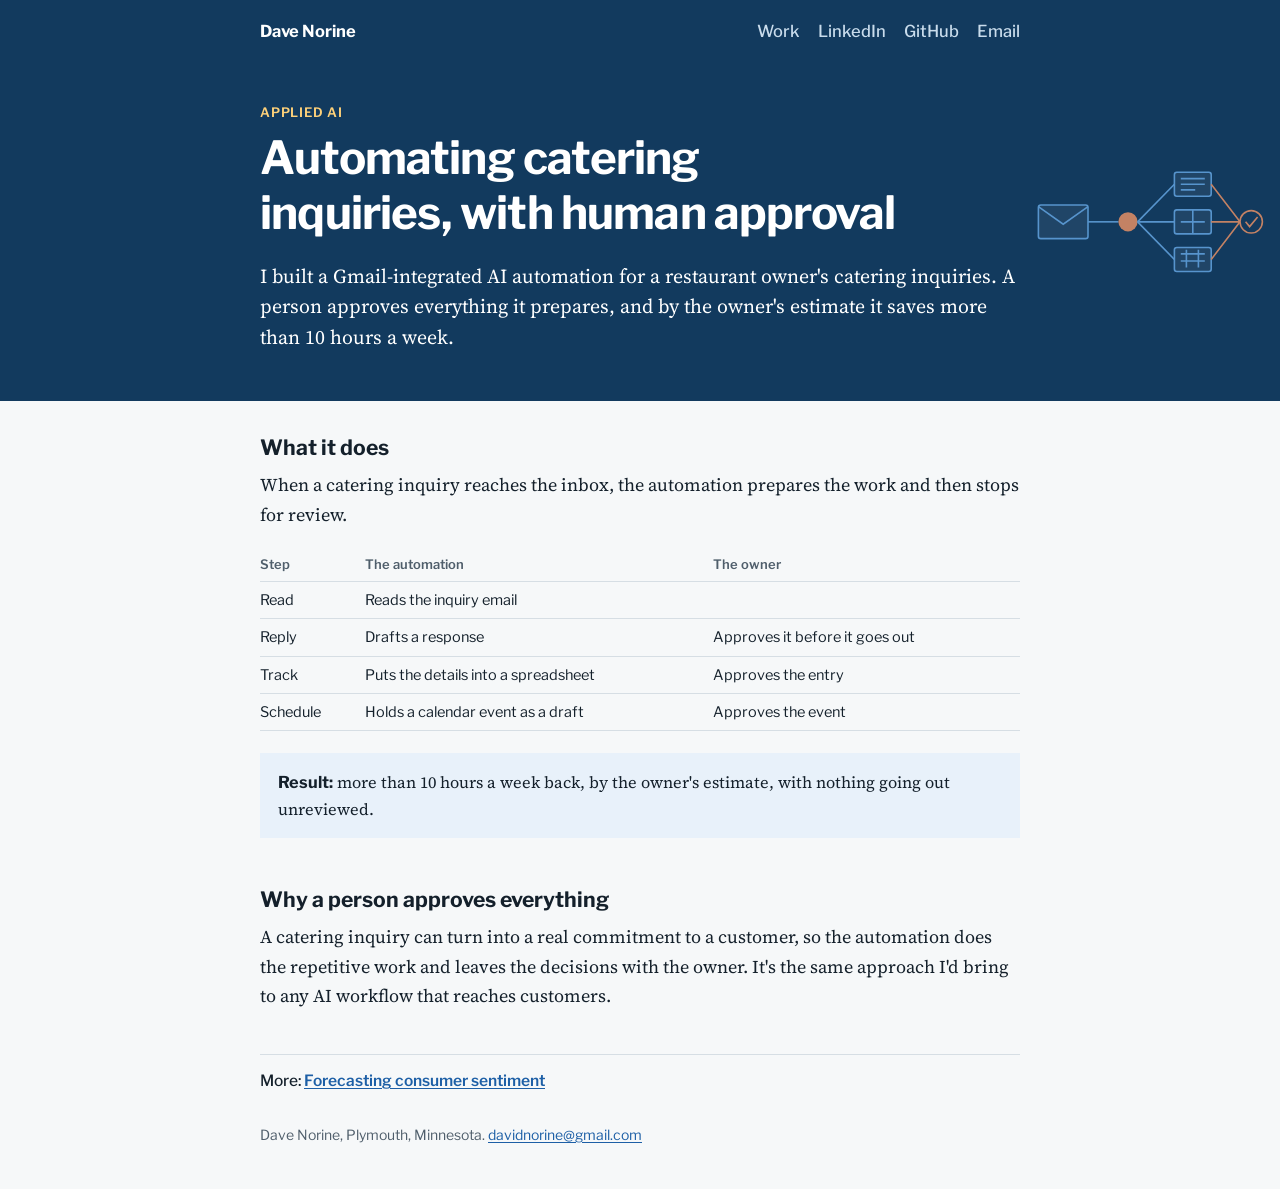
<file: docs/work/catering.html>
<!doctype html>
<html lang="en"><head><meta charset="utf-8"><meta name="viewport" content="width=device-width,initial-scale=1,viewport-fit=cover">
<title>Automating Catering Inquiries, With Approval | Dave Norine</title><meta name="description" content="A human-approved AI workflow that reads catering inquiries, drafts replies, tracks details, and holds calendar events.">
<meta name="author" content="Dave Norine"><meta property="og:title" content="Automating Catering Inquiries, With Approval | Dave Norine"><meta property="og:description" content="A human-approved AI workflow that reads catering inquiries, drafts replies, tracks details, and holds calendar events.">
<link rel="icon" href="../favicon.svg" type="image/svg+xml">
<link rel="preconnect" href="https://fonts.googleapis.com"><link rel="preconnect" href="https://fonts.gstatic.com" crossorigin>
<link rel="stylesheet" href="https://fonts.googleapis.com/css2?family=IBM+Plex+Mono:wght@500&family=Libre+Franklin:wght@400;500;600;700&family=Source+Serif+4:opsz,wght@8..60,400;8..60,600&display=swap">
<link rel="stylesheet" href="../assets/site.css?v=5"></head><body>
<a class="skip" href="#main">Skip to content</a>
<header class="topband"><div class="wrap top"><a href="../index.html"><b>Dave Norine</b></a><nav><a href="../index.html#work">Work</a><a href="https://www.linkedin.com/in/davidnorine">LinkedIn</a><a href="https://github.com/DaveNorine1">GitHub</a><a href="mailto:davidnorine@gmail.com">Email</a></nav></div></header>
<main id="main"><div class="band"><svg class="curves motif" viewBox="0 0 320 150" preserveAspectRatio="xMidYMid meet" aria-hidden="true" focusable="false"><rect class="doc" x="18" y="54" width="62" height="42" rx="3"/><path d="M18 56l31 22l31-22"/><path d="M80 75H118"/><circle class="dot d2" cx="130" cy="75" r="12"/><path d="M142 75L188 28"/><rect class="doc" x="188" y="13" width="46" height="30" rx="3"/><path d="M142 75L188 75"/><rect class="doc" x="188" y="60" width="46" height="30" rx="3"/><path d="M142 75L188 122"/><rect class="doc" x="188" y="107" width="46" height="30" rx="3"/><path d="M196 21h30M196 28h30M196 35h18M211 60v30M196 75h30M196 115h30M196 124h30M203 110v22M218 110v22"/><path class="c2" d="M234 28L270 75M234 75H270M234 122L270 75"/><circle class="c2 ring" cx="284" cy="75" r="14"/><path class="c2" d="M277 75l5 6l10-12"/></svg><div class="wrap">

<div class="kicker">Applied AI</div>
<h1>Automating catering inquiries, with human approval</h1>
<p class="lede">I built a Gmail-integrated AI automation for a restaurant owner's catering inquiries. A person approves everything it prepares, and by the owner's estimate it saves more than 10 hours a week.</p>
</div></div><div class="wrap"><article>
<h2>What it does</h2>
<p>When a catering inquiry reaches the inbox, the automation prepares the work and then stops for review.</p>
<div class="tablewrap"><table><thead><tr><th>Step</th><th>The automation</th><th>The owner</th></tr></thead><tbody>
<tr><td>Read</td><td>Reads the inquiry email</td><td></td></tr>
<tr><td>Reply</td><td>Drafts a response</td><td>Approves it before it goes out</td></tr>
<tr><td>Track</td><td>Puts the details into a spreadsheet</td><td>Approves the entry</td></tr>
<tr><td>Schedule</td><td>Holds a calendar event as a draft</td><td>Approves the event</td></tr>
</tbody></table></div>
<div class="result"><strong>Result:</strong> more than 10 hours a week back, by the owner's estimate, with nothing going out unreviewed.</div>
<h2>Why a person approves everything</h2>
<p>A catering inquiry can turn into a real commitment to a customer, so the automation does the repetitive work and leaves the decisions with the owner. It's the same approach I'd bring to any AI workflow that reaches customers.</p>
<p class="next">More: <a href="consumer-sentiment.html">Forecasting consumer sentiment</a></p>
</article>
</div></main>
<footer class="wrap">Dave Norine, Plymouth, Minnesota. <a href="mailto:davidnorine@gmail.com">davidnorine@gmail.com</a></footer>

</body></html>
</file>
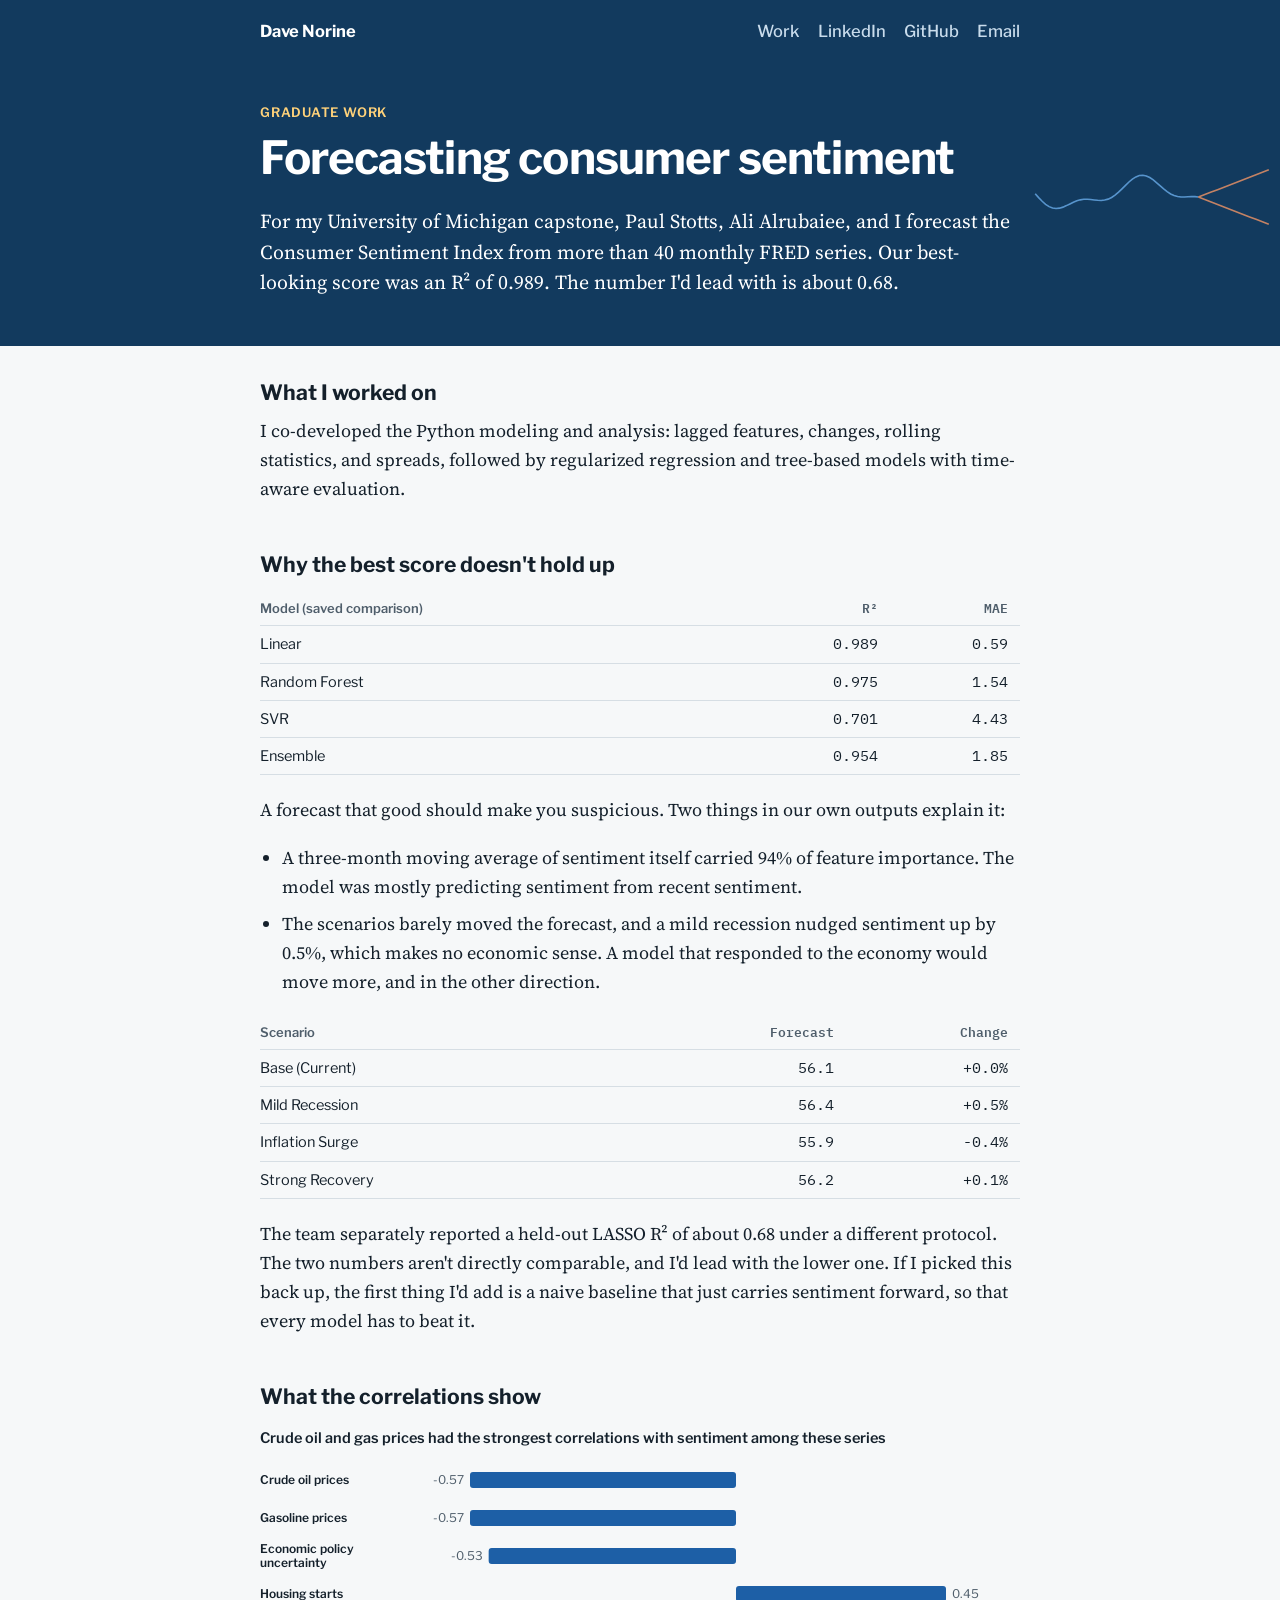
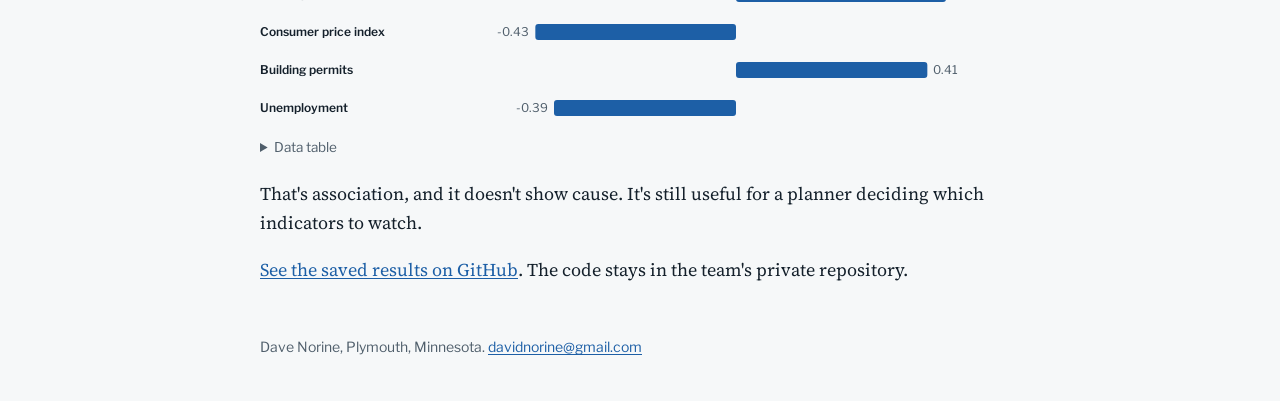
<file: docs/work/consumer-sentiment.html>
<!doctype html>
<html lang="en"><head><meta charset="utf-8"><meta name="viewport" content="width=device-width,initial-scale=1,viewport-fit=cover">
<title>Forecasting Consumer Sentiment | Dave Norine</title><meta name="description" content="A University of Michigan capstone, and why its best-looking score doesn't hold up.">
<meta name="author" content="Dave Norine"><meta property="og:title" content="Forecasting Consumer Sentiment | Dave Norine"><meta property="og:description" content="A University of Michigan capstone, and why its best-looking score doesn't hold up.">
<link rel="icon" href="../favicon.svg" type="image/svg+xml">
<link rel="preconnect" href="https://fonts.googleapis.com"><link rel="preconnect" href="https://fonts.gstatic.com" crossorigin>
<link rel="stylesheet" href="https://fonts.googleapis.com/css2?family=IBM+Plex+Mono:wght@500&family=Libre+Franklin:wght@400;500;600;700&family=Source+Serif+4:opsz,wght@8..60,400;8..60,600&display=swap">
<link rel="stylesheet" href="../assets/site.css?v=5"></head><body>
<a class="skip" href="#main">Skip to content</a>
<header class="topband"><div class="wrap top"><a href="../index.html"><b>Dave Norine</b></a><nav><a href="../index.html#work">Work</a><a href="https://www.linkedin.com/in/davidnorine">LinkedIn</a><a href="https://github.com/DaveNorine1">GitHub</a><a href="mailto:davidnorine@gmail.com">Email</a></nav></div></header>
<main id="main"><div class="band"><svg class="curves motif" viewBox="0 0 320 150" preserveAspectRatio="xMidYMid meet" aria-hidden="true" focusable="false"><path pathLength="1" class="" d="M14.0 74.0L18.3 78.9L22.7 83.5L27.0 87.3L31.4 90.2L35.7 91.9L40.0 92.5L44.4 92.1L48.7 90.8L53.1 88.9L57.4 86.8L61.7 84.7L66.1 82.9L70.4 81.7L74.8 81.0L79.1 80.9L83.4 81.2L87.8 81.8L92.1 82.3L96.5 82.5L100.8 82.0L105.1 80.8L109.5 78.8L113.8 75.8L118.2 72.1L122.5 67.9L126.9 63.6L131.2 59.4L135.5 55.8L139.9 53.0L144.2 51.3L148.6 50.9L152.9 51.8L157.2 53.8L161.6 56.8L165.9 60.4L170.3 64.3L174.6 68.1L178.9 71.5L183.3 74.3L187.6 76.3L192.0 77.6L196.3 78.1L200.6 78.1L205.0 77.9L209.3 77.7L213.7 77.7L218.0 78.2"/><path pathLength="1" class="c2" d="M218.0 78.2L226.0 75.1L234.0 72.0L242.0 69.0L250.0 65.9L258.0 62.8L266.0 59.7L274.0 56.6L282.0 53.5L290.0 50.4L298.0 47.3L306.0 44.2"/><path pathLength="1" class="c2" d="M218.0 78.2L226.0 81.3L234.0 84.4L242.0 87.5L250.0 90.6L258.0 93.7L266.0 96.8L274.0 99.9L282.0 103.0L290.0 106.0L298.0 109.1L306.0 112.2"/></svg><div class="wrap">

<div class="kicker">Graduate work</div>
<h1>Forecasting consumer sentiment</h1>
<p class="lede">For my University of Michigan capstone, Paul Stotts, Ali Alrubaiee, and I forecast the Consumer Sentiment Index from more than 40 monthly FRED series. Our best-looking score was an R² of 0.989. The number I'd lead with is about 0.68.</p>
</div></div><div class="wrap"><article>
<h2>What I worked on</h2>
<p>I co-developed the Python modeling and analysis: lagged features, changes, rolling statistics, and spreads, followed by regularized regression and tree-based models with time-aware evaluation.</p>
<h2>Why the best score doesn't hold up</h2>
<div class="tablewrap"><table><thead><tr><th>Model (saved comparison)</th><th class="n">R²</th><th class="n">MAE</th></tr></thead><tbody><tr><td>Linear</td><td class="n">0.989</td><td class="n">0.59</td></tr><tr><td>Random Forest</td><td class="n">0.975</td><td class="n">1.54</td></tr><tr><td>SVR</td><td class="n">0.701</td><td class="n">4.43</td></tr><tr><td>Ensemble</td><td class="n">0.954</td><td class="n">1.85</td></tr></tbody></table></div>
<p>A forecast that good should make you suspicious. Two things in our own outputs explain it:</p>
<ul>
<li>A three-month moving average of sentiment itself carried 94% of feature importance. The model was mostly predicting sentiment from recent sentiment.</li>
<li>The scenarios barely moved the forecast, and a mild recession nudged sentiment up by 0.5%, which makes no economic sense. A model that responded to the economy would move more, and in the other direction.</li>
</ul>
<div class="tablewrap"><table><thead><tr><th>Scenario</th><th class="n">Forecast</th><th class="n">Change</th></tr></thead><tbody><tr><td>Base (Current)</td><td class="n">56.1</td><td class="n">+0.0%</td></tr><tr><td>Mild Recession</td><td class="n">56.4</td><td class="n">+0.5%</td></tr><tr><td>Inflation Surge</td><td class="n">55.9</td><td class="n">-0.4%</td></tr><tr><td>Strong Recovery</td><td class="n">56.2</td><td class="n">+0.1%</td></tr></tbody></table></div>
<p>The team separately reported a held-out LASSO R² of about 0.68 under a different protocol. The two numbers aren't directly comparable, and I'd lead with the lower one. If I picked this back up, the first thing I'd add is a naive baseline that just carries sentiment forward, so that every model has to beat it.</p>
<h2>What the correlations show</h2>
<figure><figcaption>Crude oil and gas prices had the strongest correlations with sentiment among these series</figcaption><div id="co"></div></figure>
<p>That's association, and it doesn't show cause. It's still useful for a planner deciding which indicators to watch.</p>
<p><a href="https://github.com/DaveNorine1/Portfolio/tree/main/projects/consumer-sentiment-capstone">See the saved results on GitHub</a>. The code stays in the team's private repository.</p>
</article>
</div></main>
<footer class="wrap">Dave Norine, Plymouth, Minnesota. <a href="mailto:davidnorine@gmail.com">davidnorine@gmail.com</a></footer>
<script src="../assets/charts.js?v=2"></script><script>barChart('co',{label:'Correlation of each indicator with consumer sentiment',labelW:210,valueName:'Pearson r',fmt:v=>v.toFixed(2),rows:[{"label": "Crude oil prices", "value": -0.57}, {"label": "Gasoline prices", "value": -0.57}, {"label": "Economic policy uncertainty", "value": -0.53}, {"label": "Housing starts", "value": 0.45}, {"label": "Consumer price index", "value": -0.43}, {"label": "Building permits", "value": 0.41}, {"label": "Unemployment", "value": -0.39}]});</script>
</body></html>
</file>
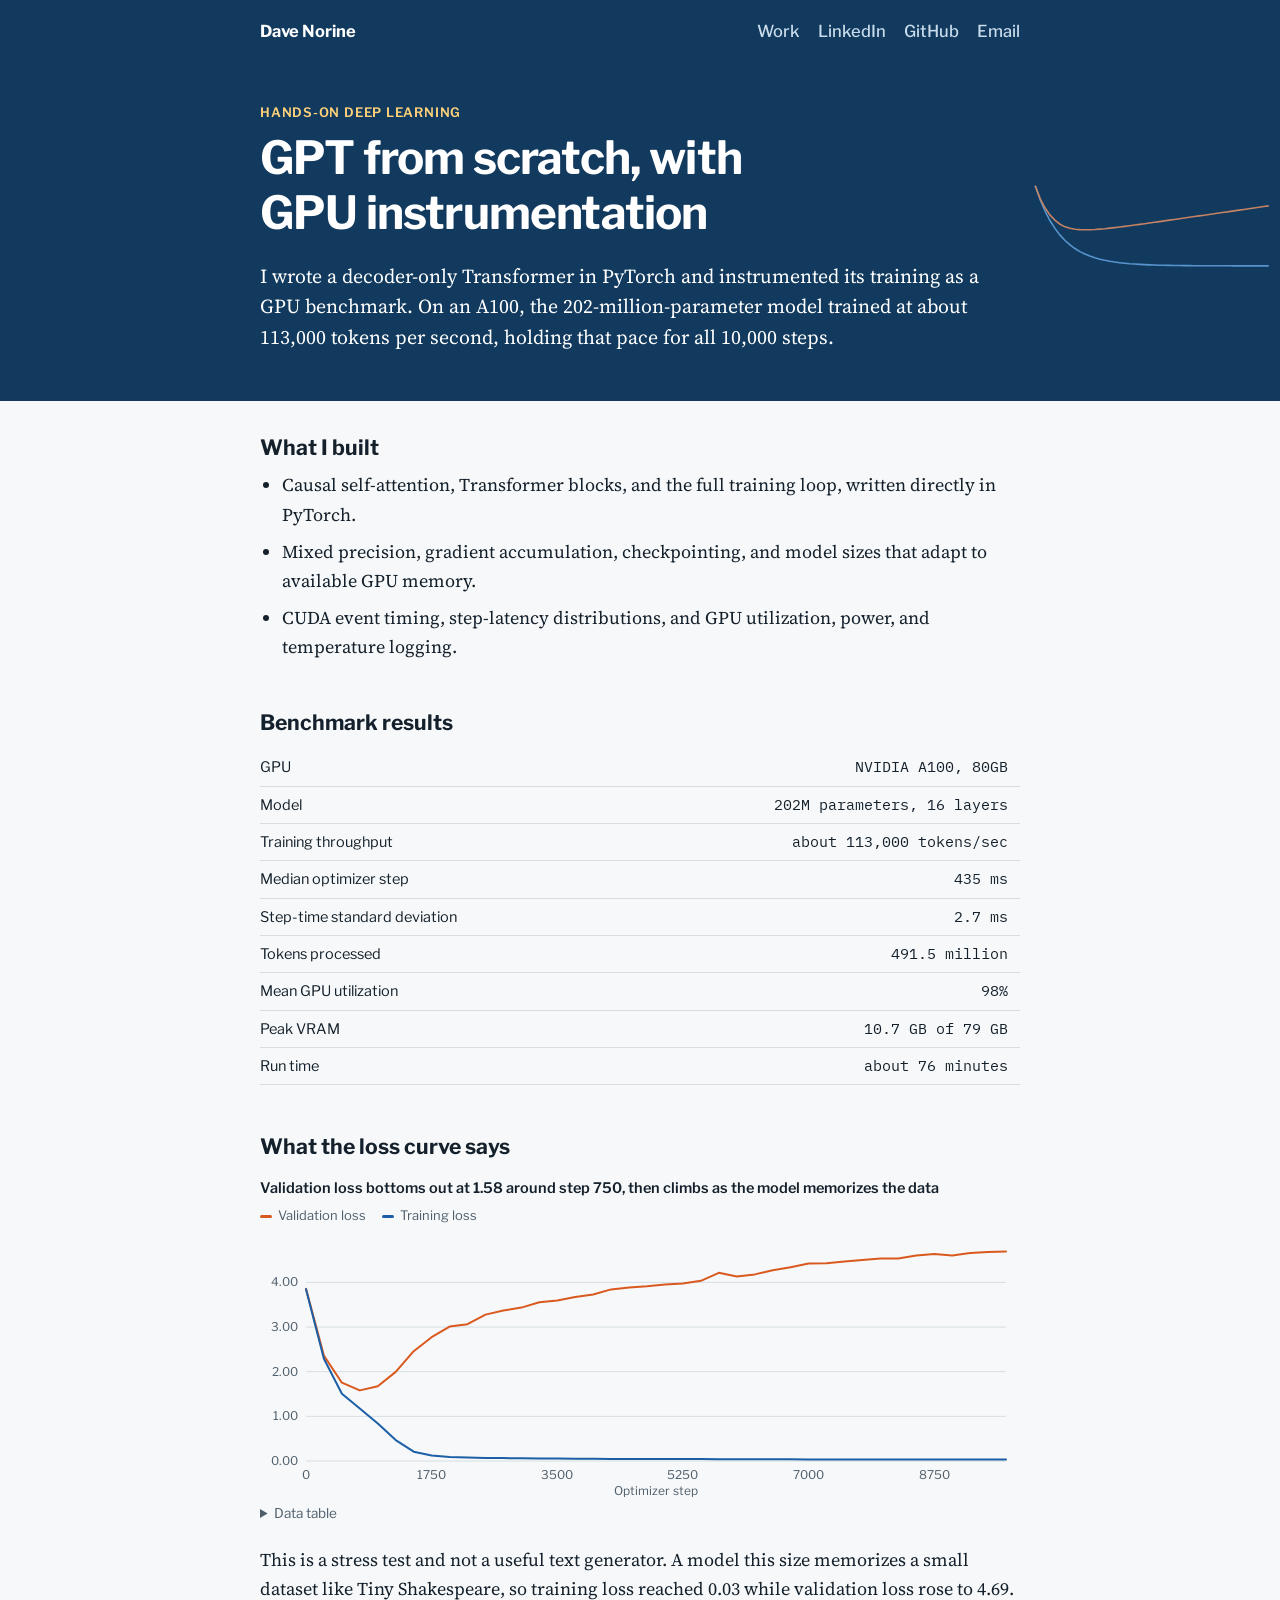
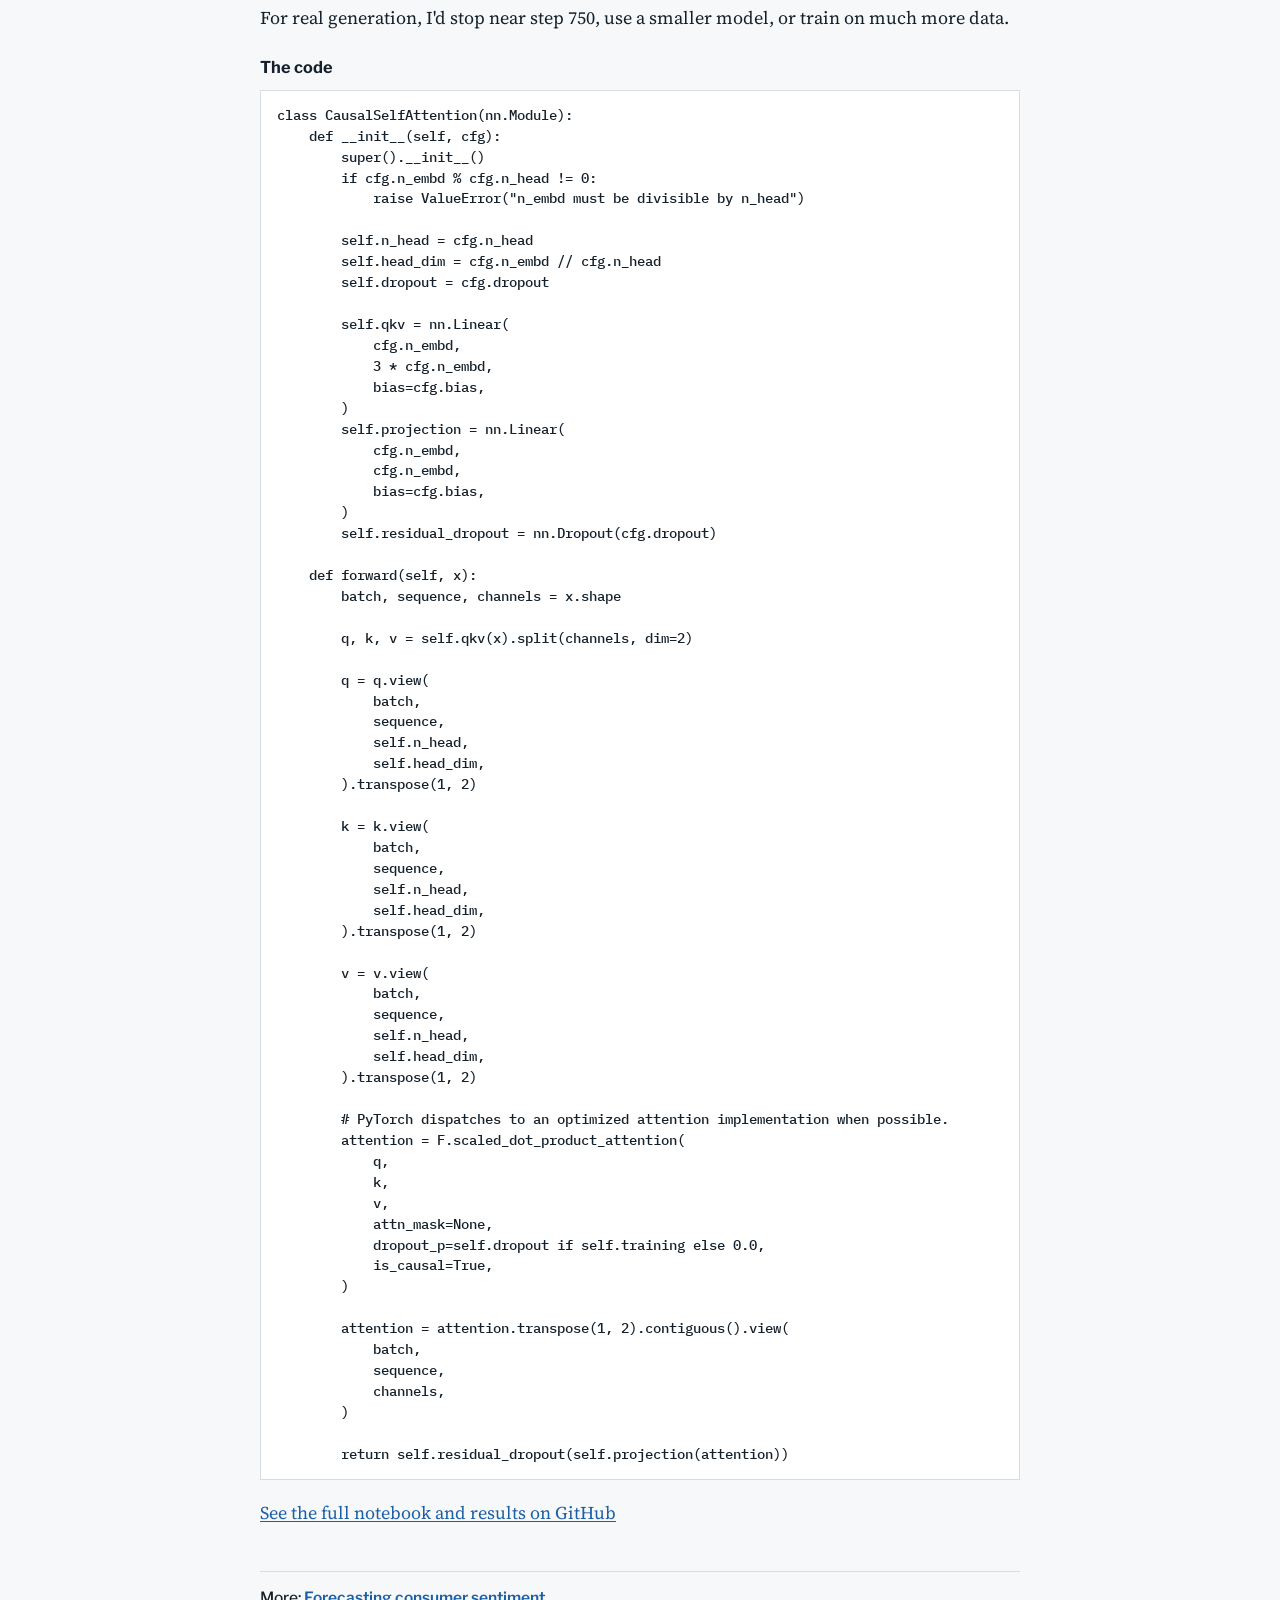
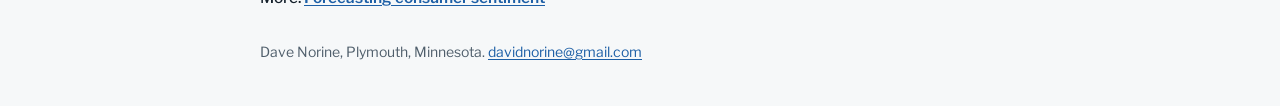
<file: docs/work/gpt-benchmark.html>
<!doctype html>
<html lang="en"><head><meta charset="utf-8"><meta name="viewport" content="width=device-width,initial-scale=1,viewport-fit=cover">
<title>GPT From Scratch, With GPU Instrumentation | Dave Norine</title><meta name="description" content="A from-scratch Transformer in PyTorch, benchmarked at about 113,000 tokens per second on an A100.">
<meta name="author" content="Dave Norine"><meta property="og:title" content="GPT From Scratch, With GPU Instrumentation | Dave Norine"><meta property="og:description" content="A from-scratch Transformer in PyTorch, benchmarked at about 113,000 tokens per second on an A100.">
<link rel="icon" href="../favicon.svg" type="image/svg+xml">
<link rel="preconnect" href="https://fonts.googleapis.com"><link rel="preconnect" href="https://fonts.gstatic.com" crossorigin>
<link rel="stylesheet" href="https://fonts.googleapis.com/css2?family=IBM+Plex+Mono:wght@500&family=Libre+Franklin:wght@400;500;600;700&family=Source+Serif+4:opsz,wght@8..60,400;8..60,600&display=swap">
<link rel="stylesheet" href="../assets/site.css?v=5"></head><body>
<a class="skip" href="#main">Skip to content</a>
<header class="topband"><div class="wrap top"><a href="../index.html"><b>Dave Norine</b></a><nav><a href="../index.html#work">Work</a><a href="https://www.linkedin.com/in/davidnorine">LinkedIn</a><a href="https://github.com/DaveNorine1">GitHub</a><a href="mailto:davidnorine@gmail.com">Email</a></nav></div></header>
<main id="main"><div class="band"><svg class="curves motif" viewBox="0 0 320 150" preserveAspectRatio="xMidYMid meet" aria-hidden="true" focusable="false"><path pathLength="1" class="" d="M14.0 30.0L20.2 47.4L26.4 61.8L32.6 73.7L38.9 83.5L45.1 91.6L51.3 98.3L57.5 103.8L63.7 108.4L69.9 112.2L76.1 115.3L82.3 117.8L88.6 120.0L94.8 121.7L101.0 123.1L107.2 124.3L113.4 125.3L119.6 126.1L125.8 126.8L132.0 127.4L138.3 127.8L144.5 128.2L150.7 128.5L156.9 128.8L163.1 129.0L169.3 129.2L175.5 129.3L181.7 129.4L188.0 129.5L194.2 129.6L200.4 129.7L206.6 129.7L212.8 129.8L219.0 129.8L225.2 129.9L231.4 129.9L237.7 129.9L243.9 129.9L250.1 129.9L256.3 129.9L262.5 130.0L268.7 130.0L274.9 130.0L281.1 130.0L287.4 130.0L293.6 130.0L299.8 130.0L306.0 130.0"/><path pathLength="1" class="c2" d="M14.0 30.0L20.2 46.0L26.4 57.8L32.6 66.6L38.9 73.2L45.1 78.0L51.3 81.3L57.5 83.1L63.7 84.2L69.9 84.7L76.1 84.9L82.3 84.9L88.6 84.6L94.8 84.1L101.0 83.6L107.2 82.9L113.4 82.2L119.6 81.5L125.8 80.7L132.0 79.8L138.3 79.0L144.5 78.2L150.7 77.3L156.9 76.4L163.1 75.5L169.3 74.7L175.5 73.8L181.7 72.9L188.0 72.0L194.2 71.1L200.4 70.2L206.6 69.3L212.8 68.4L219.0 67.5L225.2 66.7L231.4 65.8L237.7 64.9L243.9 64.0L250.1 63.1L256.3 62.2L262.5 61.3L268.7 60.4L274.9 59.5L281.1 58.6L287.4 57.7L293.6 56.8L299.8 55.9L306.0 55.0"/></svg><div class="wrap">

<div class="kicker">Hands-on deep learning</div>
<h1>GPT from scratch, with GPU instrumentation</h1>
<p class="lede">I wrote a decoder-only Transformer in PyTorch and instrumented its training as a GPU benchmark. On an A100, the 202-million-parameter model trained at about 113,000 tokens per second, holding that pace for all 10,000 steps.</p>
</div></div><div class="wrap"><article>
<h2>What I built</h2>
<ul>
<li>Causal self-attention, Transformer blocks, and the full training loop, written directly in PyTorch.</li>
<li>Mixed precision, gradient accumulation, checkpointing, and model sizes that adapt to available GPU memory.</li>
<li>CUDA event timing, step-latency distributions, and GPU utilization, power, and temperature logging.</li>
</ul>
<h2>Benchmark results</h2>
<div class="tablewrap"><table><tbody>
<tr><td>GPU</td><td class="n">NVIDIA A100, 80GB</td></tr>
<tr><td>Model</td><td class="n">202M parameters, 16 layers</td></tr>
<tr><td>Training throughput</td><td class="n">about 113,000 tokens/sec</td></tr>
<tr><td>Median optimizer step</td><td class="n">435 ms</td></tr>
<tr><td>Step-time standard deviation</td><td class="n">2.7 ms</td></tr>
<tr><td>Tokens processed</td><td class="n">491.5 million</td></tr>
<tr><td>Mean GPU utilization</td><td class="n">98%</td></tr>
<tr><td>Peak VRAM</td><td class="n">10.7 GB of 79 GB</td></tr>
<tr><td>Run time</td><td class="n">about 76 minutes</td></tr>
</tbody></table></div>
<h2>What the loss curve says</h2>
<figure><figcaption>Validation loss bottoms out at 1.58 around step 750, then climbs as the model memorizes the data</figcaption><div id="ls"></div></figure>
<p>This is a stress test and not a useful text generator. A model this size memorizes a small dataset like Tiny Shakespeare, so training loss reached 0.03 while validation loss rose to 4.69. For real generation, I'd stop near step 750, use a smaller model, or train on much more data.</p>
<h3>The code</h3>
<pre><code>class CausalSelfAttention(nn.Module):
    def __init__(self, cfg):
        super().__init__()
        if cfg.n_embd % cfg.n_head != 0:
            raise ValueError(&quot;n_embd must be divisible by n_head&quot;)

        self.n_head = cfg.n_head
        self.head_dim = cfg.n_embd // cfg.n_head
        self.dropout = cfg.dropout

        self.qkv = nn.Linear(
            cfg.n_embd,
            3 * cfg.n_embd,
            bias=cfg.bias,
        )
        self.projection = nn.Linear(
            cfg.n_embd,
            cfg.n_embd,
            bias=cfg.bias,
        )
        self.residual_dropout = nn.Dropout(cfg.dropout)

    def forward(self, x):
        batch, sequence, channels = x.shape

        q, k, v = self.qkv(x).split(channels, dim=2)

        q = q.view(
            batch,
            sequence,
            self.n_head,
            self.head_dim,
        ).transpose(1, 2)

        k = k.view(
            batch,
            sequence,
            self.n_head,
            self.head_dim,
        ).transpose(1, 2)

        v = v.view(
            batch,
            sequence,
            self.n_head,
            self.head_dim,
        ).transpose(1, 2)

        # PyTorch dispatches to an optimized attention implementation when possible.
        attention = F.scaled_dot_product_attention(
            q,
            k,
            v,
            attn_mask=None,
            dropout_p=self.dropout if self.training else 0.0,
            is_causal=True,
        )

        attention = attention.transpose(1, 2).contiguous().view(
            batch,
            sequence,
            channels,
        )

        return self.residual_dropout(self.projection(attention))</code></pre>
<p><a href="https://github.com/DaveNorine1/Portfolio/tree/main/projects/gpt-training-lab">See the full notebook and results on GitHub</a></p>
<p class="next">More: <a href="consumer-sentiment.html">Forecasting consumer sentiment</a></p>
</article>
</div></main>
<footer class="wrap">Dave Norine, Plymouth, Minnesota. <a href="mailto:davidnorine@gmail.com">davidnorine@gmail.com</a></footer>
<script src="../assets/charts.js?v=2"></script><script>const f=v=>v.toFixed(2);lineChart('ls',{x:[0, 250, 500, 750, 1000, 1250, 1500, 1750, 2000, 2250, 2500, 2750, 3000, 3250, 3500, 3750, 4000, 4250, 4500, 4750, 5000, 5250, 5500, 5750, 6000, 6250, 6500, 6750, 7000, 7250, 7500, 7750, 8000, 8250, 8500, 8750, 9000, 9250, 9500, 9750],xName:'Step',xTitle:'Optimizer step',fmt:f,ymin:0,label:'Training and validation loss by optimizer step',series:[{name:'Validation loss',color:'--s2',values:[3.858, 2.36, 1.754, 1.582, 1.675, 1.996, 2.458, 2.773, 3.009, 3.064, 3.278, 3.37, 3.435, 3.554, 3.596, 3.673, 3.729, 3.842, 3.885, 3.912, 3.95, 3.972, 4.036, 4.215, 4.13, 4.179, 4.273, 4.338, 4.422, 4.43, 4.469, 4.498, 4.535, 4.534, 4.6, 4.633, 4.604, 4.661, 4.68, 4.69]},{name:'Training loss',color:'--s1',values:[3.845, 2.288, 1.505, 1.174, 0.843, 0.469, 0.209, 0.122, 0.091, 0.079, 0.069, 0.066, 0.061, 0.057, 0.055, 0.052, 0.05, 0.048, 0.045, 0.045, 0.043, 0.043, 0.042, 0.04, 0.039, 0.039, 0.037, 0.037, 0.036, 0.036, 0.034, 0.034, 0.034, 0.032, 0.032, 0.032, 0.032, 0.031, 0.031, 0.031]}]});</script>
</body></html>
</file>
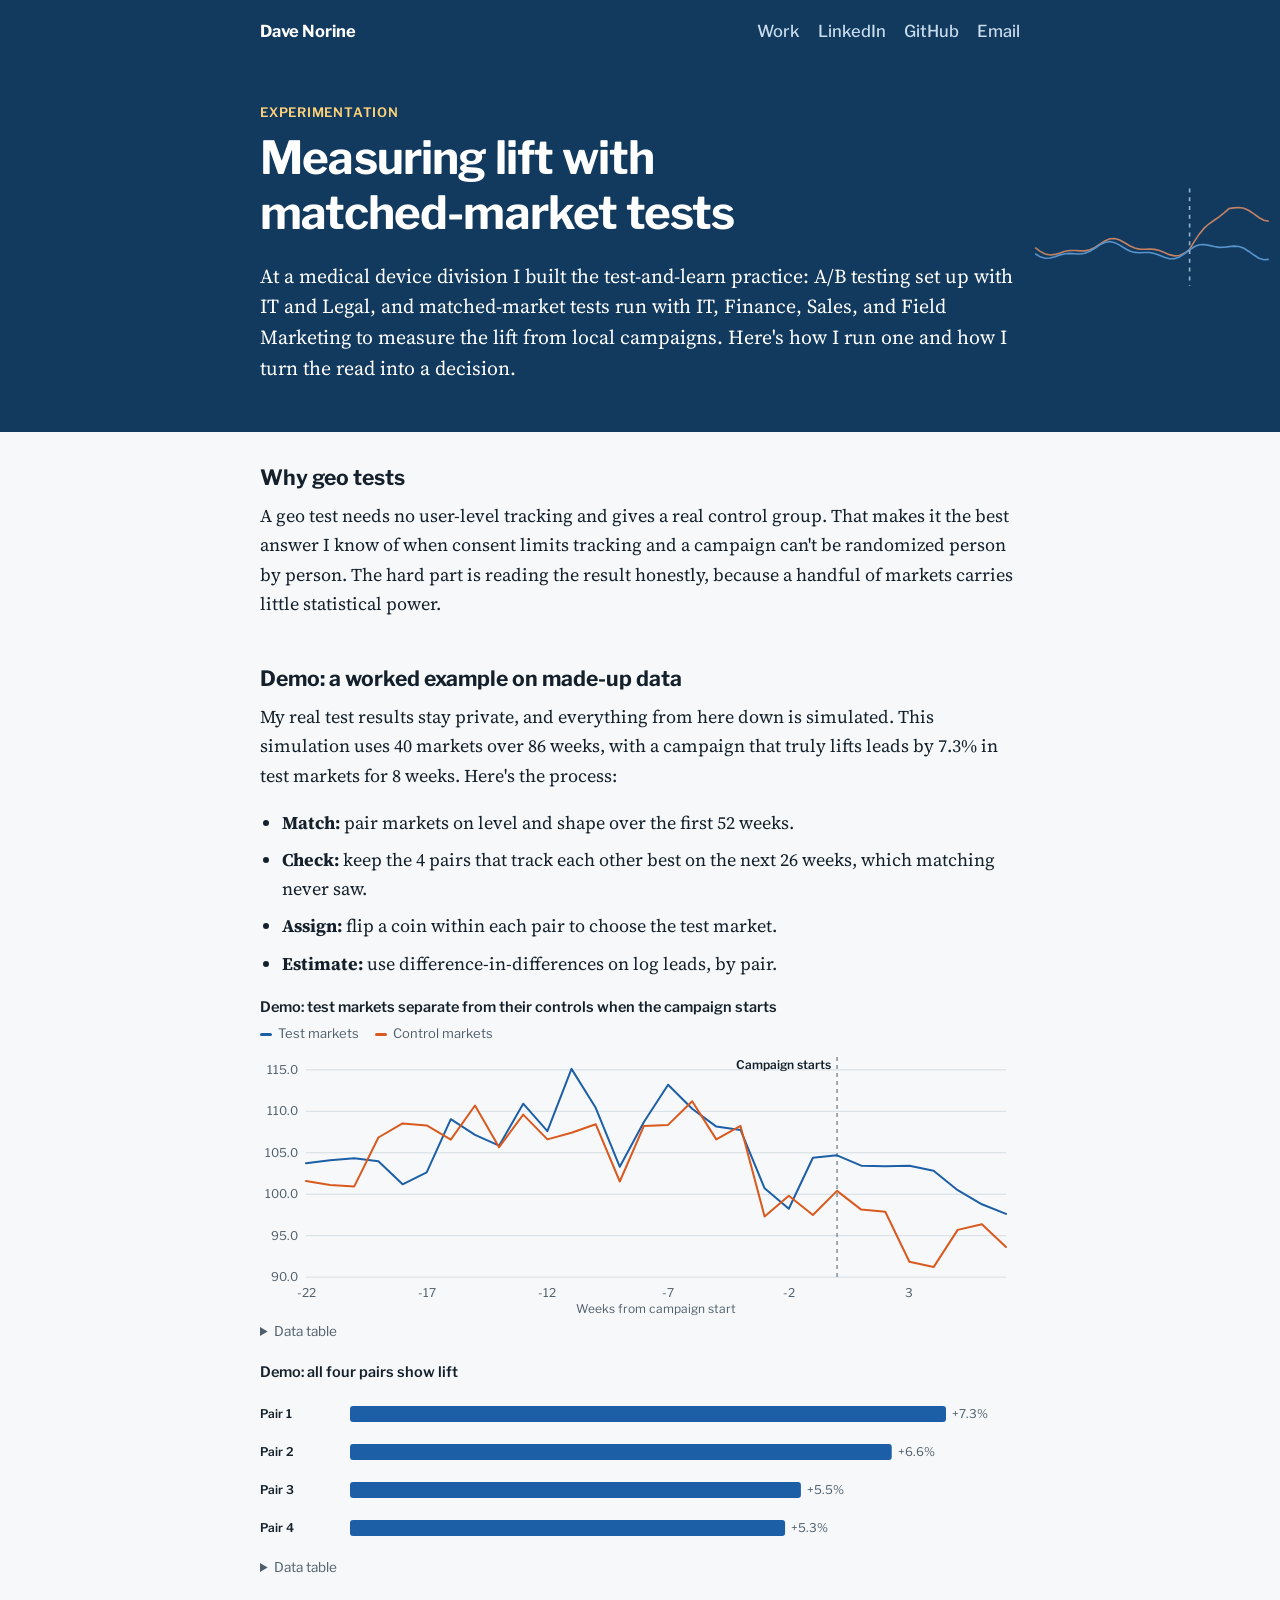
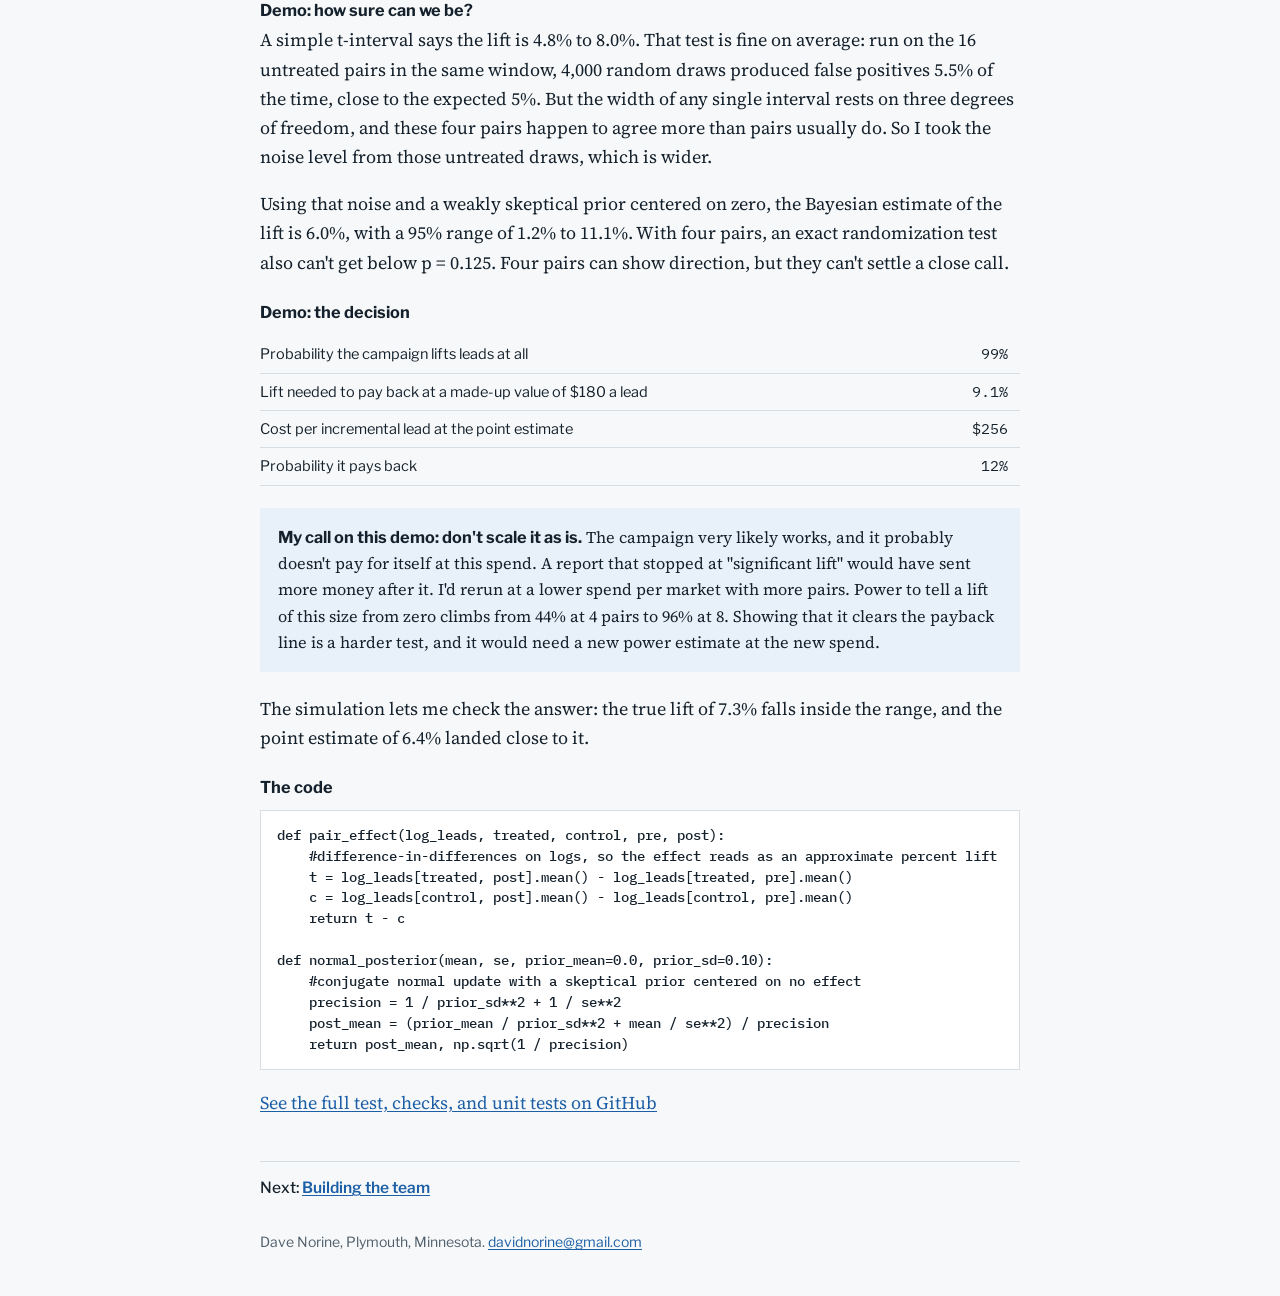
<file: docs/work/matched-market.html>
<!doctype html>
<html lang="en"><head><meta charset="utf-8"><meta name="viewport" content="width=device-width,initial-scale=1,viewport-fit=cover">
<title>Measuring Lift With Matched-Market Tests | Dave Norine</title><meta name="description" content="How to design a geo test and turn the read into a scale-or-stop decision.">
<meta name="author" content="Dave Norine"><meta property="og:title" content="Measuring Lift With Matched-Market Tests | Dave Norine"><meta property="og:description" content="How to design a geo test and turn the read into a scale-or-stop decision.">
<link rel="icon" href="../favicon.svg" type="image/svg+xml">
<link rel="preconnect" href="https://fonts.googleapis.com"><link rel="preconnect" href="https://fonts.gstatic.com" crossorigin>
<link rel="stylesheet" href="https://fonts.googleapis.com/css2?family=IBM+Plex+Mono:wght@500&family=Libre+Franklin:wght@400;500;600;700&family=Source+Serif+4:opsz,wght@8..60,400;8..60,600&display=swap">
<link rel="stylesheet" href="../assets/site.css?v=5"></head><body>
<a class="skip" href="#main">Skip to content</a>
<header class="topband"><div class="wrap top"><a href="../index.html"><b>Dave Norine</b></a><nav><a href="../index.html#work">Work</a><a href="https://www.linkedin.com/in/davidnorine">LinkedIn</a><a href="https://github.com/DaveNorine1">GitHub</a><a href="mailto:davidnorine@gmail.com">Email</a></nav></div></header>
<main id="main"><div class="band"><svg class="curves motif" viewBox="0 0 320 150" preserveAspectRatio="xMidYMid meet" aria-hidden="true" focusable="false"><path pathLength="1" class="c2" d="M14.0 88.0L20.2 92.7L26.4 96.0L32.6 97.2L38.9 96.5L45.1 94.6L51.3 92.6L57.5 91.6L63.7 91.6L69.9 92.1L76.1 92.1L82.3 90.8L88.6 87.9L94.8 83.8L101.0 79.7L107.2 77.0L113.4 76.6L119.6 78.4L125.8 81.9L132.0 85.6L138.3 88.5L144.5 89.9L150.7 90.1L156.9 89.8L163.1 90.2L169.3 91.7L175.5 94.2L181.7 96.8L188.0 98.3L194.2 97.8L200.4 95.1L206.6 90.7L212.8 80.5L219.0 71.2L225.2 63.7L231.4 58.2L237.7 53.8L243.9 49.5L250.1 44.5L256.3 39.2L262.5 38.3L268.7 37.8L274.9 38.7L281.1 41.6L287.4 45.8L293.6 50.3L299.8 53.8L306.0 55.1"/><path pathLength="1" class="" d="M14.0 95.7L20.2 99.5L26.4 101.3L32.6 101.0L38.9 99.3L45.1 97.1L51.3 95.6L57.5 95.2L63.7 95.6L69.9 95.9L76.1 95.1L82.3 92.6L88.6 88.8L94.8 84.6L101.0 81.5L107.2 80.4L113.4 81.8L119.6 84.9L125.8 88.8L132.0 92.1L138.3 94.0L144.5 94.4L150.7 94.2L156.9 94.2L163.1 95.3L169.3 97.5L175.5 100.1L181.7 102.0L188.0 102.0L194.2 99.8L200.4 95.8L206.6 91.0L212.8 86.9L219.0 84.5L225.2 84.1L231.4 85.2L237.7 86.7L243.9 87.7L250.1 87.6L256.3 86.8L262.5 86.1L268.7 86.6L274.9 88.9L281.1 92.8L287.4 97.3L293.6 101.2L299.8 103.1L306.0 102.7"/><path class="guide" d="M207 14V136"/></svg><div class="wrap">

<div class="kicker">Experimentation</div>
<h1>Measuring lift with matched-market tests</h1>
<p class="lede">At a medical device division I built the test-and-learn practice: A/B testing set up with IT and Legal, and matched-market tests run with IT, Finance, Sales, and Field Marketing to measure the lift from local campaigns. Here's how I run one and how I turn the read into a decision.</p>
</div></div><div class="wrap"><article>
<h2>Why geo tests</h2>
<p>A geo test needs no user-level tracking and gives a real control group. That makes it the best answer I know of when consent limits tracking and a campaign can't be randomized person by person. The hard part is reading the result honestly, because a handful of markets carries little statistical power.</p>
<h2>Demo: a worked example on made-up data</h2>
<p>My real test results stay private, and everything from here down is simulated. This simulation uses 40 markets over 86 weeks, with a campaign that truly lifts leads by 7.3% in test markets for 8 weeks. Here's the process:</p>
<ul>
<li><b>Match:</b> pair markets on level and shape over the first 52 weeks.</li>
<li><b>Check:</b> keep the 4 pairs that track each other best on the next 26 weeks, which matching never saw.</li>
<li><b>Assign:</b> flip a coin within each pair to choose the test market.</li>
<li><b>Estimate:</b> use difference-in-differences on log leads, by pair.</li>
</ul>
<figure><figcaption>Demo: test markets separate from their controls when the campaign starts</figcaption><div id="ts"></div></figure>
<figure><figcaption>Demo: all four pairs show lift</figcaption><div id="pr"></div></figure>
<h3>Demo: how sure can we be?</h3>
<p>A simple t-interval says the lift is 4.8% to 8.0%. That test is fine on average: run on the 16 untreated pairs in the same window, 4,000 random draws produced false positives 5.5% of the time, close to the expected 5%. But the width of any single interval rests on three degrees of freedom, and these four pairs happen to agree more than pairs usually do. So I took the noise level from those untreated draws, which is wider.</p>
<p>Using that noise and a weakly skeptical prior centered on zero, the Bayesian estimate of the lift is 6.0%, with a 95% range of 1.2% to 11.1%. With four pairs, an exact randomization test also can't get below p = 0.125. Four pairs can show direction, but they can't settle a close call.</p>
<h3>Demo: the decision</h3>
<div class="tablewrap"><table><tbody>
<tr><td>Probability the campaign lifts leads at all</td><td class="n">99%</td></tr>
<tr><td>Lift needed to pay back at a made-up value of $180 a lead</td><td class="n">9.1%</td></tr>
<tr><td>Cost per incremental lead at the point estimate</td><td class="n">$256</td></tr>
<tr><td>Probability it pays back</td><td class="n">12%</td></tr>
</tbody></table></div>
<div class="result"><strong>My call on this demo: don't scale it as is.</strong> The campaign very likely works, and it probably doesn't pay for itself at this spend. A report that stopped at "significant lift" would have sent more money after it. I'd rerun at a lower spend per market with more pairs. Power to tell a lift of this size from zero climbs from 44% at 4 pairs to 96% at 8. Showing that it clears the payback line is a harder test, and it would need a new power estimate at the new spend.</div>
<p>The simulation lets me check the answer: the true lift of 7.3% falls inside the range, and the point estimate of 6.4% landed close to it.</p>
<h3>The code</h3>
<pre><code>def pair_effect(log_leads, treated, control, pre, post):
    #difference-in-differences on logs, so the effect reads as an approximate percent lift
    t = log_leads[treated, post].mean() - log_leads[treated, pre].mean()
    c = log_leads[control, post].mean() - log_leads[control, pre].mean()
    return t - c

def normal_posterior(mean, se, prior_mean=0.0, prior_sd=0.10):
    #conjugate normal update with a skeptical prior centered on no effect
    precision = 1 / prior_sd**2 + 1 / se**2
    post_mean = (prior_mean / prior_sd**2 + mean / se**2) / precision
    return post_mean, np.sqrt(1 / precision)</code></pre>
<p><a href="https://github.com/DaveNorine1/Portfolio/tree/main/projects/matched-market-test">See the full test, checks, and unit tests on GitHub</a></p>
<p class="next">Next: <a href="building-the-team.html">Building the team</a></p>
</article>
</div></main>
<footer class="wrap">Dave Norine, Plymouth, Minnesota. <a href="mailto:davidnorine@gmail.com">davidnorine@gmail.com</a></footer>
<script src="../assets/charts.js?v=2"></script><script>
const f=v=>v.toFixed(1);const p=v=>(v>0?'+':'')+(v*100).toFixed(1)+'%';
lineChart('ts',{x:[-22, -21, -20, -19, -18, -17, -16, -15, -14, -13, -12, -11, -10, -9, -8, -7, -6, -5, -4, -3, -2, -1, 0, 1, 2, 3, 4, 5, 6, 7],xName:'Week',xTitle:'Weeks from campaign start',fmt:f,label:'Leads indexed to the pre-period for test and control markets',marker:{x:0,label:'Campaign starts'},
 series:[{name:'Test markets',color:'--s1',values:[103.75, 104.1, 104.35, 103.97, 101.2, 102.64, 109.05, 107.16, 105.86, 110.92, 107.61, 115.12, 110.43, 103.31, 108.71, 113.21, 110.32, 108.16, 107.76, 100.72, 98.24, 104.39, 104.7, 103.44, 103.37, 103.43, 102.83, 100.49, 98.79, 97.63]},{name:'Control markets',color:'--s2',values:[101.59, 101.13, 100.94, 106.84, 108.54, 108.3, 106.59, 110.71, 105.67, 109.61, 106.62, 107.42, 108.45, 101.54, 108.24, 108.37, 111.21, 106.62, 108.24, 97.31, 99.82, 97.5, 100.4, 98.15, 97.89, 91.86, 91.21, 95.7, 96.37, 93.65]}]});
barChart('pr',{label:'Estimated lift by market pair',labelW:90,valueName:'Lift (log points)',fmt:p,rows:[{"label": "Pair 1", "value": 0.07313367863846576}, {"label": "Pair 2", "value": 0.06647443624035088}, {"label": "Pair 3", "value": 0.05532933876692692}, {"label": "Pair 4", "value": 0.053387194181675035}]});
</script>
</body></html>
</file>
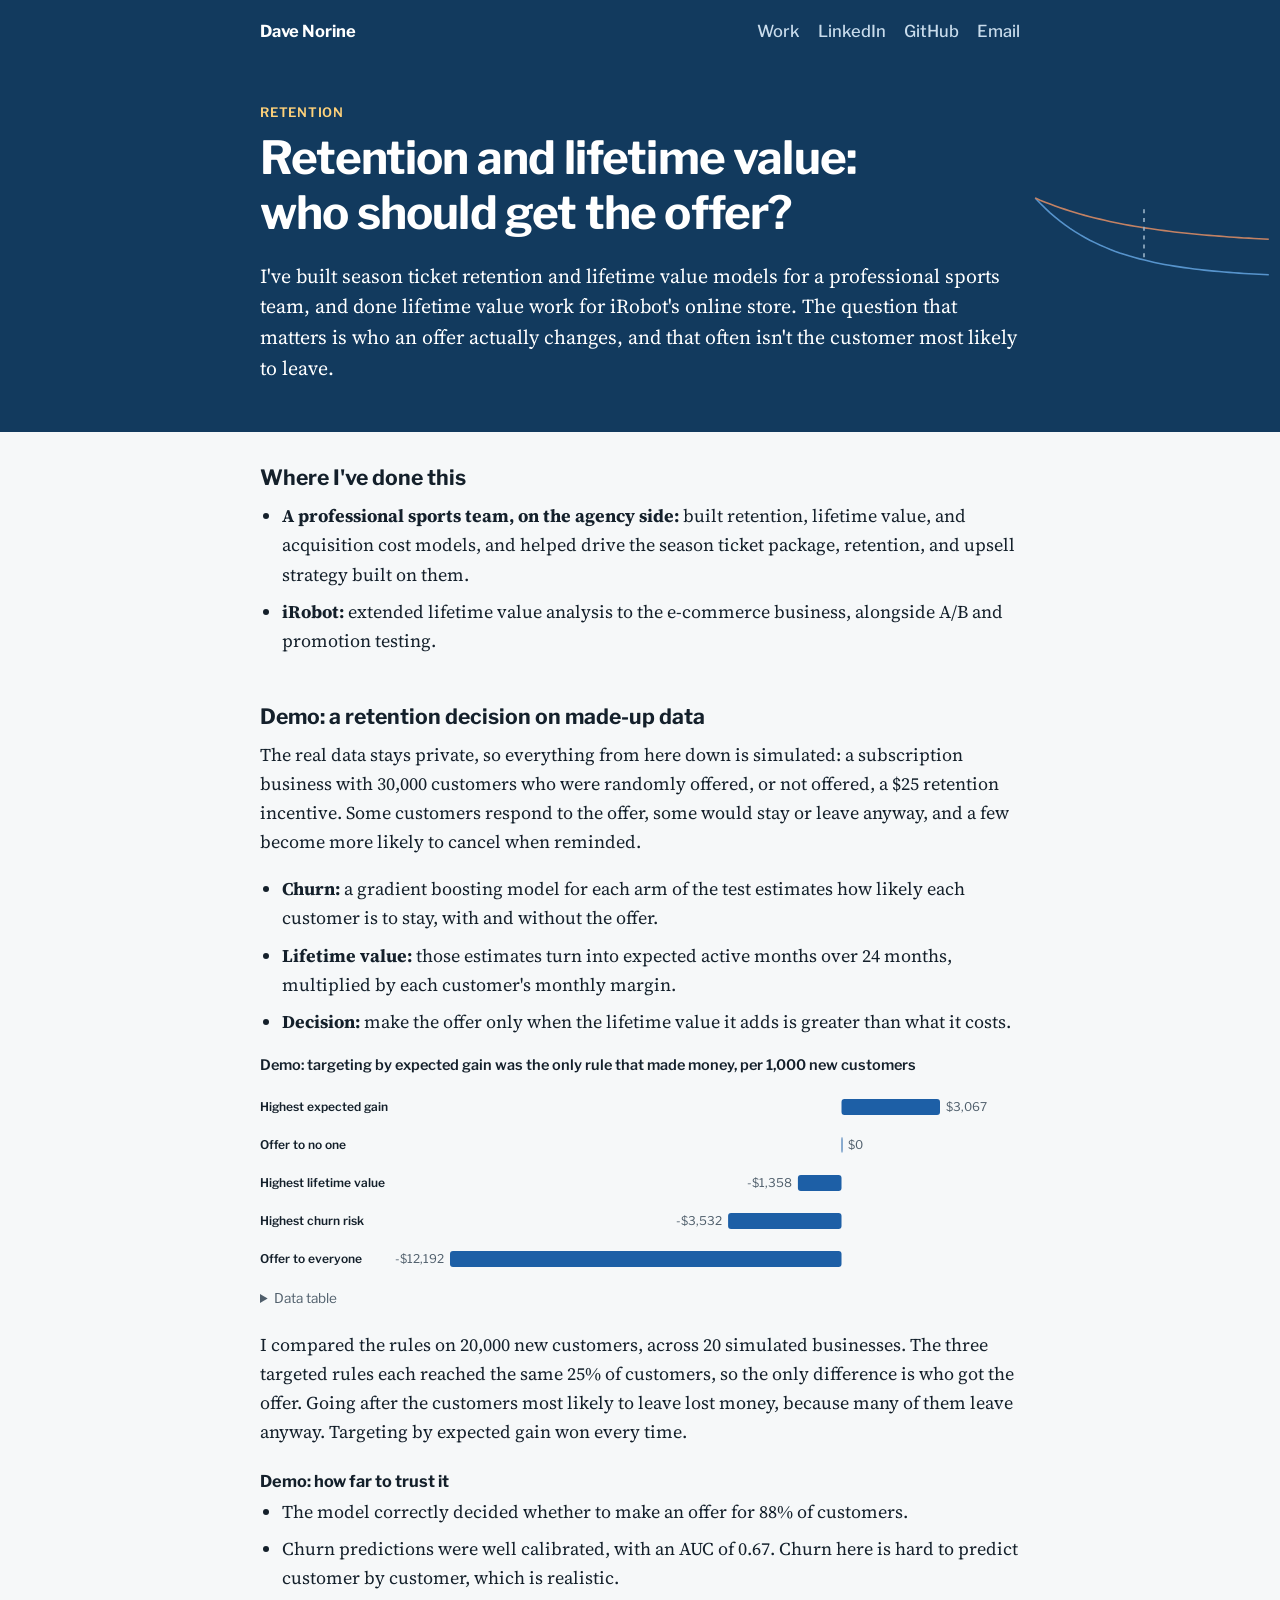
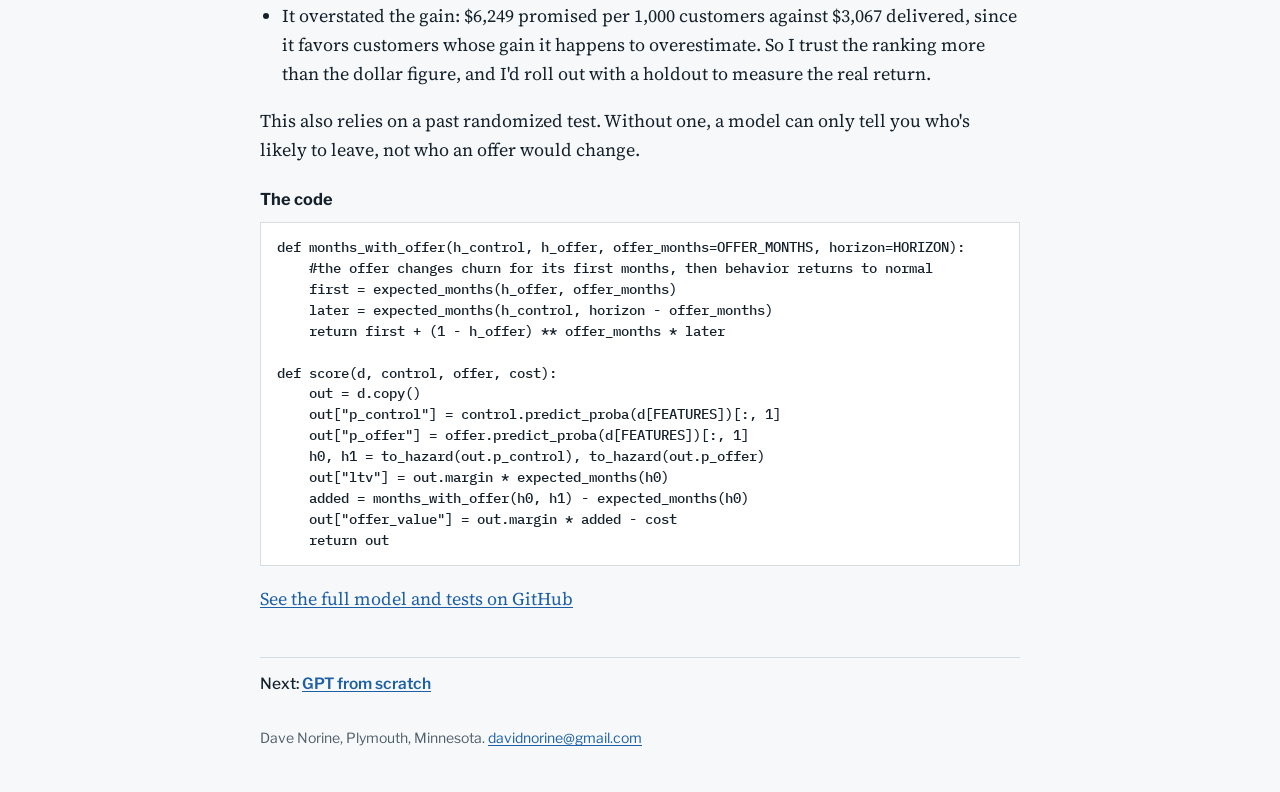
<file: docs/work/retention-ltv.html>
<!doctype html>
<html lang="en"><head><meta charset="utf-8"><meta name="viewport" content="width=device-width,initial-scale=1,viewport-fit=cover">
<title>Retention and Lifetime Value | Dave Norine</title><meta name="description" content="Churn and lifetime value models, and how to decide who should get a retention offer.">
<meta name="author" content="Dave Norine"><meta property="og:title" content="Retention and Lifetime Value | Dave Norine"><meta property="og:description" content="Churn and lifetime value models, and how to decide who should get a retention offer.">
<link rel="icon" href="../favicon.svg" type="image/svg+xml">
<link rel="preconnect" href="https://fonts.googleapis.com"><link rel="preconnect" href="https://fonts.gstatic.com" crossorigin>
<link rel="stylesheet" href="https://fonts.googleapis.com/css2?family=IBM+Plex+Mono:wght@500&family=Libre+Franklin:wght@400;500;600;700&family=Source+Serif+4:opsz,wght@8..60,400;8..60,600&display=swap">
<link rel="stylesheet" href="../assets/site.css?v=5"></head><body>
<a class="skip" href="#main">Skip to content</a>
<header class="topband"><div class="wrap top"><a href="../index.html"><b>Dave Norine</b></a><nav><a href="../index.html#work">Work</a><a href="https://www.linkedin.com/in/davidnorine">LinkedIn</a><a href="https://github.com/DaveNorine1">GitHub</a><a href="mailto:davidnorine@gmail.com">Email</a></nav></div></header>
<main id="main"><div class="band"><svg class="curves motif" viewBox="0 0 320 150" preserveAspectRatio="xMidYMid meet" aria-hidden="true" focusable="false"><path pathLength="1" class="" d="M14.0 26.0L20.2 32.6L26.4 38.7L32.6 44.5L38.9 49.8L45.1 54.9L51.3 59.5L57.5 63.9L63.7 68.0L69.9 71.8L76.1 75.4L82.3 78.7L88.6 81.8L94.8 84.7L101.0 87.4L107.2 90.0L113.4 92.4L119.6 94.6L125.8 96.6L132.0 98.6L138.3 100.4L144.5 102.1L150.7 103.6L156.9 105.1L163.1 106.5L169.3 107.8L175.5 109.0L181.7 110.1L188.0 111.1L194.2 112.1L200.4 113.0L206.6 113.9L212.8 114.7L219.0 115.4L225.2 116.1L231.4 116.8L237.7 117.4L243.9 117.9L250.1 118.5L256.3 119.0L262.5 119.4L268.7 119.9L274.9 120.3L281.1 120.6L287.4 121.0L293.6 121.3L299.8 121.6L306.0 121.9"/><path pathLength="1" class="c2" d="M14.0 26.0L20.2 28.7L26.4 31.2L32.6 33.6L38.9 35.9L45.1 38.1L51.3 40.2L57.5 42.2L63.7 44.1L69.9 45.9L76.1 47.7L82.3 49.3L88.6 50.9L94.8 52.4L101.0 53.9L107.2 55.3L113.4 56.6L119.6 57.8L125.8 59.0L132.0 60.2L138.3 61.3L144.5 62.3L150.7 63.3L156.9 64.2L163.1 65.1L169.3 66.0L175.5 66.8L181.7 67.6L188.0 68.4L194.2 69.1L200.4 69.8L206.6 70.4L212.8 71.0L219.0 71.6L225.2 72.2L231.4 72.7L237.7 73.2L243.9 73.7L250.1 74.2L256.3 74.7L262.5 75.1L268.7 75.5L274.9 75.9L281.1 76.2L287.4 76.6L293.6 76.9L299.8 77.3L306.0 77.6"/><path class="guide" d="M150 40V100"/></svg><div class="wrap">

<div class="kicker">Retention</div>
<h1>Retention and lifetime value: who should get the offer?</h1>
<p class="lede">I've built season ticket retention and lifetime value models for a professional sports team, and done lifetime value work for iRobot's online store. The question that matters is who an offer actually changes, and that often isn't the customer most likely to leave.</p>
</div></div><div class="wrap"><article>
<h2>Where I've done this</h2>
<ul>
<li><b>A professional sports team, on the agency side:</b> built retention, lifetime value, and acquisition cost models, and helped drive the season ticket package, retention, and upsell strategy built on them.</li>
<li><b>iRobot:</b> extended lifetime value analysis to the e-commerce business, alongside A/B and promotion testing.</li>
</ul>
<h2>Demo: a retention decision on made-up data</h2>
<p>The real data stays private, so everything from here down is simulated: a subscription business with 30,000 customers who were randomly offered, or not offered, a $25 retention incentive. Some customers respond to the offer, some would stay or leave anyway, and a few become more likely to cancel when reminded.</p>
<ul>
<li><b>Churn:</b> a gradient boosting model for each arm of the test estimates how likely each customer is to stay, with and without the offer.</li>
<li><b>Lifetime value:</b> those estimates turn into expected active months over 24 months, multiplied by each customer's monthly margin.</li>
<li><b>Decision:</b> make the offer only when the lifetime value it adds is greater than what it costs.</li>
</ul>
<figure><figcaption>Demo: targeting by expected gain was the only rule that made money, per 1,000 new customers</figcaption><div id="rs"></div></figure>
<p>I compared the rules on 20,000 new customers, across 20 simulated businesses. The three targeted rules each reached the same 25% of customers, so the only difference is who got the offer. Going after the customers most likely to leave lost money, because many of them leave anyway. Targeting by expected gain won every time.</p>
<h3>Demo: how far to trust it</h3>
<ul>
<li>The model correctly decided whether to make an offer for 88% of customers.</li>
<li>Churn predictions were well calibrated, with an AUC of 0.67. Churn here is hard to predict customer by customer, which is realistic.</li>
<li>It overstated the gain: $6,249 promised per 1,000 customers against $3,067 delivered, since it favors customers whose gain it happens to overestimate. So I trust the ranking more than the dollar figure, and I'd roll out with a holdout to measure the real return.</li>
</ul>
<p>This also relies on a past randomized test. Without one, a model can only tell you who's likely to leave, not who an offer would change.</p>
<h3>The code</h3>
<pre><code>def months_with_offer(h_control, h_offer, offer_months=OFFER_MONTHS, horizon=HORIZON):
    #the offer changes churn for its first months, then behavior returns to normal
    first = expected_months(h_offer, offer_months)
    later = expected_months(h_control, horizon - offer_months)
    return first + (1 - h_offer) ** offer_months * later

def score(d, control, offer, cost):
    out = d.copy()
    out[&quot;p_control&quot;] = control.predict_proba(d[FEATURES])[:, 1]
    out[&quot;p_offer&quot;] = offer.predict_proba(d[FEATURES])[:, 1]
    h0, h1 = to_hazard(out.p_control), to_hazard(out.p_offer)
    out[&quot;ltv&quot;] = out.margin * expected_months(h0)
    added = months_with_offer(h0, h1) - expected_months(h0)
    out[&quot;offer_value&quot;] = out.margin * added - cost
    return out</code></pre>
<p><a href="https://github.com/DaveNorine1/Portfolio/tree/main/projects/retention-ltv">See the full model and tests on GitHub</a></p>
<p class="next">Next: <a href="gpt-benchmark.html">GPT from scratch</a></p>
</article>
</div></main>
<footer class="wrap">Dave Norine, Plymouth, Minnesota. <a href="mailto:davidnorine@gmail.com">davidnorine@gmail.com</a></footer>
<script src="../assets/charts.js?v=2"></script><script>barChart('rs',{label:'Net value per 1,000 customers by targeting rule',labelW:190,rightPad:80,valueName:'Net value per 1,000 customers',fmt:v=>(v<0?'-':'')+'$'+Math.abs(Math.round(v)).toLocaleString('en-US'),rows:[{"label": "Highest expected gain", "value": 3067}, {"label": "Offer to no one", "value": 0}, {"label": "Highest lifetime value", "value": -1358}, {"label": "Highest churn risk", "value": -3532}, {"label": "Offer to everyone", "value": -12192}]});</script>
</body></html>
</file>
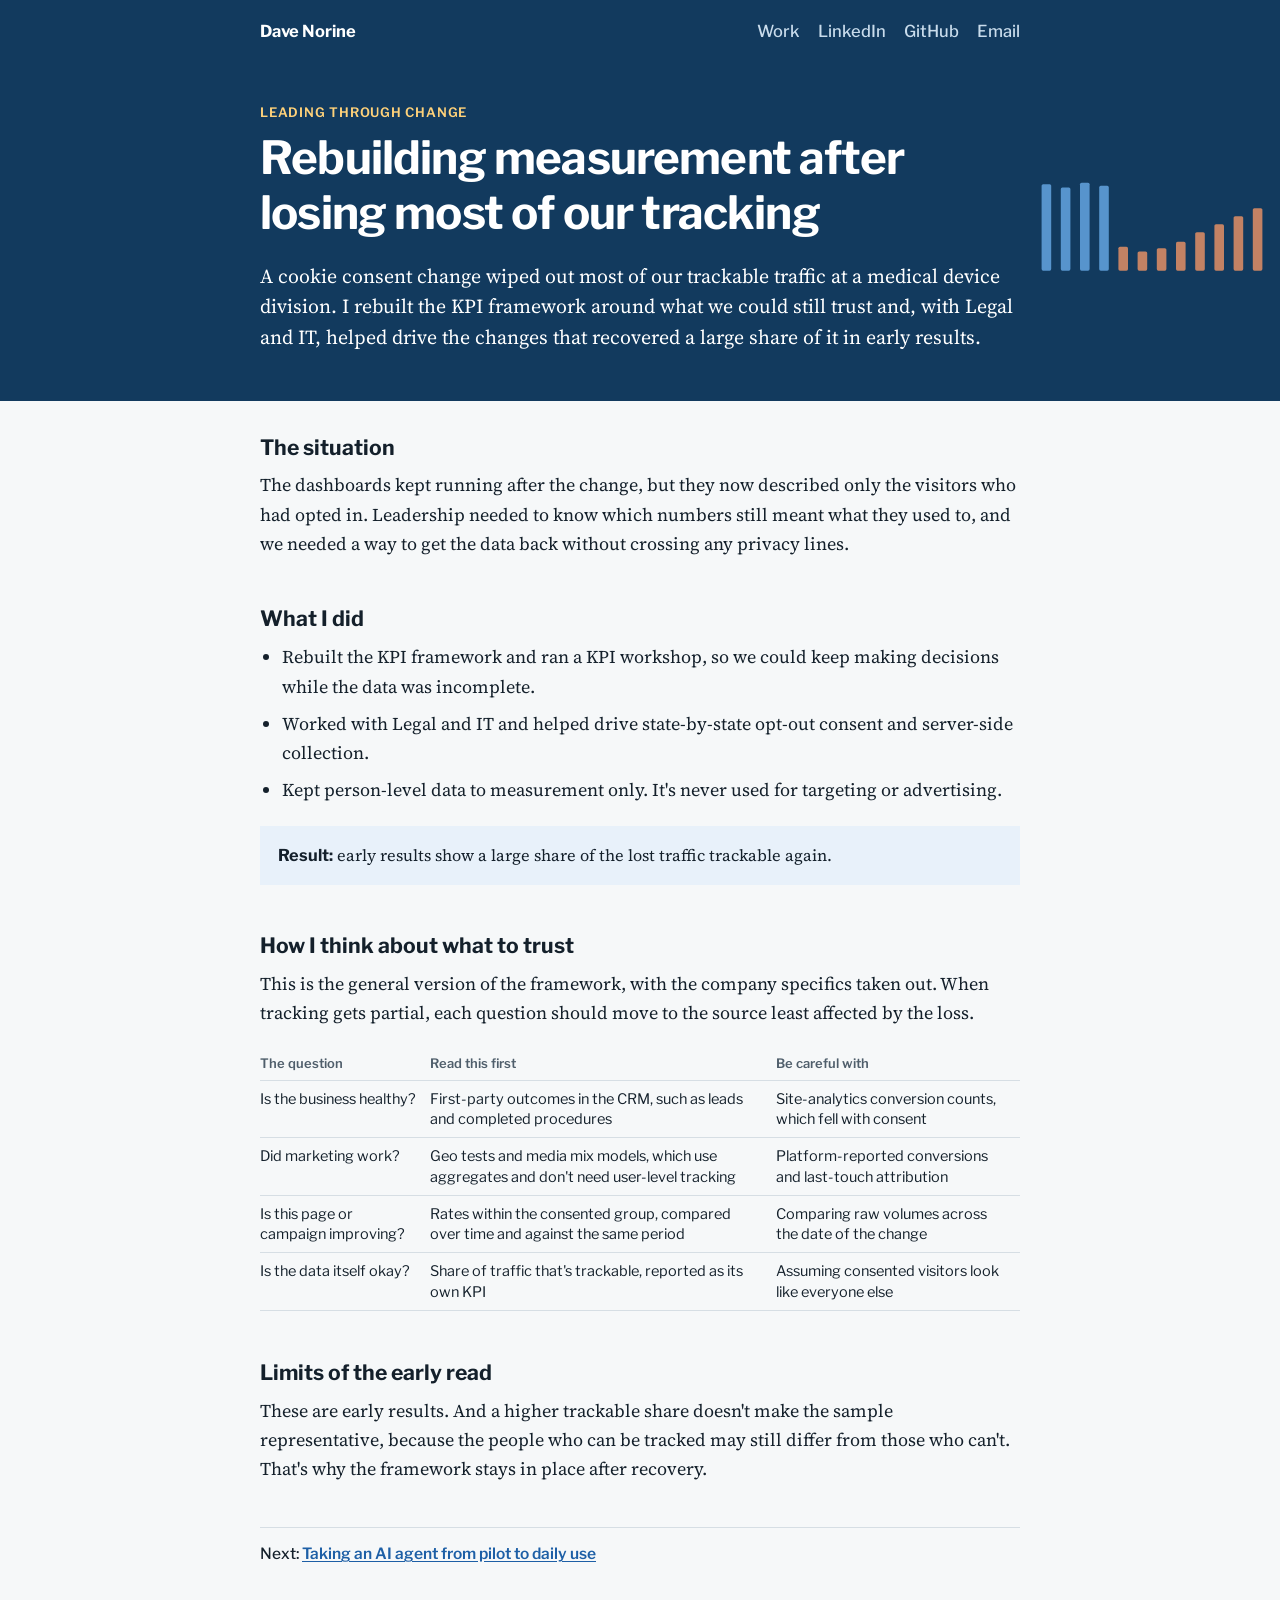
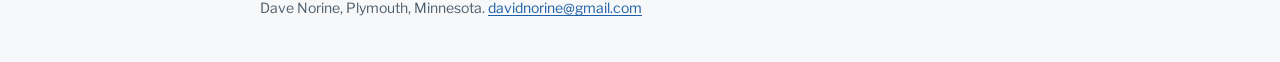
<file: docs/work/signal-loss.html>
<!doctype html>
<html lang="en"><head><meta charset="utf-8"><meta name="viewport" content="width=device-width,initial-scale=1,viewport-fit=cover">
<title>Rebuilding Measurement After Losing Most of Our Tracking | Dave Norine</title><meta name="description" content="How a KPI framework and work with Legal and IT carried measurement through a consent change.">
<meta name="author" content="Dave Norine"><meta property="og:title" content="Rebuilding Measurement After Losing Most of Our Tracking | Dave Norine"><meta property="og:description" content="How a KPI framework and work with Legal and IT carried measurement through a consent change.">
<link rel="icon" href="../favicon.svg" type="image/svg+xml">
<link rel="preconnect" href="https://fonts.googleapis.com"><link rel="preconnect" href="https://fonts.gstatic.com" crossorigin>
<link rel="stylesheet" href="https://fonts.googleapis.com/css2?family=IBM+Plex+Mono:wght@500&family=Libre+Franklin:wght@400;500;600;700&family=Source+Serif+4:opsz,wght@8..60,400;8..60,600&display=swap">
<link rel="stylesheet" href="../assets/site.css?v=5"></head><body>
<a class="skip" href="#main">Skip to content</a>
<header class="topband"><div class="wrap top"><a href="../index.html"><b>Dave Norine</b></a><nav><a href="../index.html#work">Work</a><a href="https://www.linkedin.com/in/davidnorine">LinkedIn</a><a href="https://github.com/DaveNorine1">GitHub</a><a href="mailto:davidnorine@gmail.com">Email</a></nav></div></header>
<main id="main"><div class="band"><svg class="curves motif" viewBox="0 0 320 150" preserveAspectRatio="xMidYMid meet" aria-hidden="true" focusable="false"><rect class="bar" x="22" y="28" width="12" height="108" rx="2"/><rect class="bar" x="46" y="32" width="12" height="104" rx="2"/><rect class="bar" x="70" y="26" width="12" height="110" rx="2"/><rect class="bar" x="94" y="30" width="12" height="106" rx="2"/><rect class="bar b2" x="118" y="106" width="12" height="30" rx="2"/><rect class="bar b2" x="142" y="112" width="12" height="24" rx="2"/><rect class="bar b2" x="166" y="108" width="12" height="28" rx="2"/><rect class="bar b2" x="190" y="100" width="12" height="36" rx="2"/><rect class="bar b2" x="214" y="88" width="12" height="48" rx="2"/><rect class="bar b2" x="238" y="78" width="12" height="58" rx="2"/><rect class="bar b2" x="262" y="68" width="12" height="68" rx="2"/><rect class="bar b2" x="286" y="58" width="12" height="78" rx="2"/></svg><div class="wrap">

<div class="kicker">Leading through change</div>
<h1>Rebuilding measurement after losing most of our tracking</h1>
<p class="lede">A cookie consent change wiped out most of our trackable traffic at a medical device division. I rebuilt the KPI framework around what we could still trust and, with Legal and IT, helped drive the changes that recovered a large share of it in early results.</p>
</div></div><div class="wrap"><article>
<h2>The situation</h2>
<p>The dashboards kept running after the change, but they now described only the visitors who had opted in. Leadership needed to know which numbers still meant what they used to, and we needed a way to get the data back without crossing any privacy lines.</p>
<h2>What I did</h2>
<ul>
<li>Rebuilt the KPI framework and ran a KPI workshop, so we could keep making decisions while the data was incomplete.</li>
<li>Worked with Legal and IT and helped drive state-by-state opt-out consent and server-side collection.</li>
<li>Kept person-level data to measurement only. It's never used for targeting or advertising.</li>
</ul>
<div class="result"><strong>Result:</strong> early results show a large share of the lost traffic trackable again.</div>
<h2>How I think about what to trust</h2>
<p>This is the general version of the framework, with the company specifics taken out. When tracking gets partial, each question should move to the source least affected by the loss.</p>
<div class="tablewrap"><table><thead><tr><th>The question</th><th>Read this first</th><th>Be careful with</th></tr></thead><tbody>
<tr><td>Is the business healthy?</td><td>First-party outcomes in the CRM, such as leads and completed procedures</td><td>Site-analytics conversion counts, which fell with consent</td></tr>
<tr><td>Did marketing work?</td><td>Geo tests and media mix models, which use aggregates and don't need user-level tracking</td><td>Platform-reported conversions and last-touch attribution</td></tr>
<tr><td>Is this page or campaign improving?</td><td>Rates within the consented group, compared over time and against the same period</td><td>Comparing raw volumes across the date of the change</td></tr>
<tr><td>Is the data itself okay?</td><td>Share of traffic that's trackable, reported as its own KPI</td><td>Assuming consented visitors look like everyone else</td></tr>
</tbody></table></div>
<h2>Limits of the early read</h2>
<p>These are early results. And a higher trackable share doesn't make the sample representative, because the people who can be tracked may still differ from those who can't. That's why the framework stays in place after recovery.</p>
<p class="next">Next: <a href="ai-agent.html">Taking an AI agent from pilot to daily use</a></p>
</article>
</div></main>
<footer class="wrap">Dave Norine, Plymouth, Minnesota. <a href="mailto:davidnorine@gmail.com">davidnorine@gmail.com</a></footer>

</body></html>
</file>
<file: docs/assets/site.css>
/* layout concept: a working memo. one reading column, numbers set apart in mono, charts at full column width. */
:root{
  --bg:#f6f8f9;--surface:#ffffff;--ink:#14202b;--muted:#4f5e6b;--line:#d6dee4;--accent:#1d5fa6;--s1:#1d5fa6;--s2:#d9591f;--band:#e8f1fa;--hero:#123a5e;--hero-2:#0e2f4d;--hero-ink:#ffffff;--hero-muted:#c9dcec;--hero-link:#ffd27a;--curve1:#6fb3f2;--curve2:#ff9a66;
  --head:"Libre Franklin",system-ui,sans-serif;--body:"Source Serif 4",Georgia,serif;--mono:"IBM Plex Mono",ui-monospace,Menlo,monospace;
}
@media (prefers-color-scheme:dark){:root:not([data-theme="light"]){--bg:#10171d;--surface:#172029;--ink:#e7edf2;--muted:#a4b1bc;--line:#2e3b47;--accent:#7fb4ee;--s1:#3987e5;--s2:#d95926;--band:#1a2b3b;--hero:#17324c;--hero-2:#122a41;--hero-ink:#ffffff;--hero-muted:#c9dcec;--hero-link:#ffd27a;--curve1:#6fb3f2;--curve2:#ff9a66;color-scheme:dark}}
:root[data-theme="dark"]{--bg:#10171d;--surface:#172029;--ink:#e7edf2;--muted:#a4b1bc;--line:#2e3b47;--accent:#7fb4ee;--s1:#3987e5;--s2:#d95926;--band:#1a2b3b;--hero:#17324c;--hero-2:#122a41;--hero-ink:#ffffff;--hero-muted:#c9dcec;--hero-link:#ffd27a;--curve1:#6fb3f2;--curve2:#ff9a66;color-scheme:dark}
*{box-sizing:border-box}
body{margin:0;background:var(--bg);color:var(--ink);font:18px/1.62 var(--body)}
.wrap{max-width:800px;margin:0 auto;padding-left:max(20px,env(safe-area-inset-left,0px));padding-right:max(20px,env(safe-area-inset-right,0px))}
a{color:var(--accent);text-underline-offset:2px}
a:focus-visible,button:focus-visible,input:focus-visible,summary:focus-visible{outline:2px solid var(--accent);outline-offset:2px}
.skip{position:absolute;left:-999px}.skip:focus{left:12px;top:12px;background:var(--surface);padding:8px 12px;z-index:5}
.topband{background:var(--hero)}
.top{display:flex;justify-content:space-between;align-items:baseline;gap:16px;flex-wrap:wrap;padding-block:20px 0;font:500 15px/1.4 var(--head)}
.top a{color:var(--hero-ink);text-decoration:none}.top nav{display:flex;gap:18px;flex-wrap:wrap}.top nav a{color:var(--hero-muted)}.top nav a:hover{color:var(--hero-link)}
.band{position:relative;overflow:hidden;background:var(--hero);color:var(--hero-ink);padding-block:clamp(30px,6vw,60px) clamp(30px,5vw,48px)}
.band .wrap{position:relative}.band h1{max-width:21em}.band .lede{margin-bottom:0;color:var(--hero-muted)}.band a{color:var(--hero-link)}.band .contact{margin-top:18px}.band .kicker{color:var(--hero-link)}
.curves{position:absolute;right:0;top:0;width:min(44%,620px);height:100%;fill:none;-webkit-mask-image:linear-gradient(to right,transparent 18%,#000 72%);mask-image:linear-gradient(to right,transparent 18%,#000 72%);stroke:var(--curve1);stroke-width:2;opacity:.4;pointer-events:none}.curves .c2{stroke:var(--curve2)}
h1,h2,h3{font-family:var(--head);line-height:1.2;text-wrap:balance;margin:0}
h1{font-size:clamp(1.85rem,4.6vw,2.6rem);font-weight:700;letter-spacing:-.018em}
h2{font-size:1.32rem;font-weight:700;margin-top:2.3em;margin-bottom:.5em}
h3{font-size:1.02rem;font-weight:700;margin-top:1.6em;margin-bottom:.3em}
p{margin:0 0 1em}ul{margin:0 0 1em;padding-left:1.2em}li{margin-bottom:.45em}
.lede{font-size:1.14rem;margin-top:1em}
.kicker{font:600 13px/1.4 var(--head);letter-spacing:.06em;text-transform:uppercase;color:var(--muted);margin-bottom:10px}
.next a{font-weight:600}
.contact{display:flex;flex-wrap:wrap;gap:6px 20px;font:500 15.5px/1.5 var(--head);margin-top:6px}
.facts{display:grid;grid-template-columns:repeat(4,minmax(0,1fr));gap:20px;margin:30px 0 8px;padding-block:18px;border-block:1px solid var(--line)}
.facts b{display:block;font:500 1.42rem/1.15 var(--mono);letter-spacing:-.02em;color:var(--accent)}
.facts span{display:block;font:400 13.5px/1.35 var(--head);color:var(--muted);margin-top:6px}
.work{list-style:none;padding:0;margin:0;border-top:1px solid var(--line)}
.work li{margin:0;border-bottom:1px solid var(--line)}
.work a{display:grid;grid-template-columns:minmax(0,1fr) 216px;gap:8px 24px;padding-block:18px;text-decoration:none;color:inherit}
.work a{transition:background-color .15s,padding .15s}.work a:hover{background:var(--band);padding-inline:12px}.work a:hover h3{color:var(--accent)}
.work h3{margin:0 0 4px;font-size:1.08rem}.work p{margin:0;font-size:1rem;color:var(--muted)}
.work .num{font:500 14.5px/1.4 var(--mono);text-align:right;color:var(--accent);min-width:0}
.result{background:var(--band);padding:16px 18px;margin:22px 0;font-size:1.02rem}
article>h2:first-child,section>h2:first-child{margin-top:1.6em}
.result strong{font-family:var(--head)}
.small{font-size:.9rem;color:var(--muted)}
.tablewrap{overflow-x:auto;margin:14px 0 20px}
table{border-collapse:collapse;width:100%;font:400 14.5px/1.4 var(--head)}
th,td{text-align:left;padding:8px 12px 8px 0;border-bottom:1px solid var(--line);vertical-align:top}
th{font-weight:600;color:var(--muted);font-size:13px}
td.n,th.n{text-align:right;font-family:var(--mono);font-variant-numeric:tabular-nums;white-space:nowrap}
figure{margin:20px 0 24px;min-width:0}figcaption{font:600 14.5px/1.35 var(--head);margin-bottom:8px}
.chart{position:relative;width:100%}.chart svg{display:block;width:100%;height:auto;overflow:visible}
.chart text{font:12px var(--head);fill:var(--muted)}.chart .lab{fill:var(--ink);font-weight:600}
.legend{display:flex;gap:16px;flex-wrap:wrap;font:13px var(--head);color:var(--muted);margin:2px 0 6px}
.legend i{display:inline-block;width:12px;height:3px;border-radius:2px;margin-right:6px;vertical-align:middle}
.tip{position:absolute;pointer-events:none;background:var(--surface);border:1px solid var(--line);padding:6px 9px;font:12.5px/1.45 var(--head);color:var(--ink);white-space:nowrap;z-index:3;box-shadow:0 2px 8px rgba(0,0,0,.14)}
details{margin-top:6px;font:13.5px var(--head);color:var(--muted)}summary{cursor:pointer}
.sim{background:var(--surface);border:1px solid var(--line);padding:18px;margin:18px 0 24px}
.sim .row{display:grid;grid-template-columns:104px minmax(0,1fr) 62px;gap:12px;align-items:center;font:14px var(--head);margin-bottom:8px}
.sim input[type=range]{width:100%;accent-color:var(--s1)}.sim output{font:500 13.5px var(--mono);text-align:right}
.sim .btns{display:flex;gap:8px;flex-wrap:wrap;margin-bottom:14px}
.sim button{font:500 14px var(--head);padding:7px 12px;background:var(--bg);color:var(--ink);border:1px solid var(--line);cursor:pointer}
.sim button[aria-pressed=true]{background:var(--s1);border-color:var(--s1);color:#fff}
.sim .out{display:grid;grid-template-columns:1fr 1fr;gap:16px;border-top:1px solid var(--line);padding-top:12px;margin-top:12px}
.sim .out b{display:block;font:500 1.5rem/1.2 var(--mono)}.sim .out span{font:13px var(--head);color:var(--muted)}
.next{margin-block:44px 0;padding-top:16px;border-top:1px solid var(--line);font:500 15.5px var(--head)}
footer{padding-block:34px 44px;font:14px/1.5 var(--head);color:var(--muted)}
@media (max-width:620px){body{font-size:17px}.facts{grid-template-columns:repeat(2,minmax(0,1fr))}.work a{grid-template-columns:minmax(0,1fr)}.work .num{text-align:left}.sim .row{grid-template-columns:88px minmax(0,1fr) 52px}}
@media (prefers-reduced-motion:no-preference){html{scroll-behavior:smooth}}

pre{overflow-x:auto;background:var(--surface);border:1px solid var(--line);padding:14px 16px;margin:12px 0 18px;font:500 13.5px/1.55 var(--mono)}code{font:inherit}
@media (prefers-reduced-motion:no-preference){.curves path[pathLength],.tile:hover .art path[pathLength]{stroke-dasharray:1;animation:draw 1.5s ease-out both}.curves .c2{animation-delay:.15s}.curves path:last-child{animation-delay:.3s}@keyframes draw{from{stroke-dashoffset:1}to{stroke-dashoffset:0}}}
@media (max-width:620px){.curves{width:100%;opacity:.16}.work a:hover{padding-inline:0;background:none}}

.wide{max-width:1120px}
.tiles{display:grid;grid-template-columns:repeat(3,minmax(0,1fr));gap:18px;margin-top:14px}
.tile{display:flex;flex-direction:column;background:var(--surface);border:1px solid var(--line);text-decoration:none;color:inherit;transition:transform .15s,box-shadow .15s,border-color .15s;min-width:0}
.tile:hover{transform:translateY(-3px);box-shadow:0 8px 22px rgba(13,47,77,.16);border-color:var(--accent)}
.art{display:block;width:100%;background:var(--hero);padding:10px;fill:none;stroke:var(--curve1);stroke-width:2.5;stroke-linecap:round;stroke-linejoin:round}
.art .c2,.motif .c2{stroke:var(--curve2)}
.art .bar,.motif .bar{fill:var(--curve1);stroke:none}.art .b2,.motif .b2{fill:var(--curve2)}
.art .dot,.motif .dot{fill:var(--curve1);stroke:none}.art .d2,.motif .d2{fill:var(--curve2)}
.art .doc,.motif .doc{fill:rgba(255,255,255,.08)}.art .guide,.motif .guide{stroke:var(--hero-muted);stroke-dasharray:5 6}
.tbody{padding:14px 16px 16px}.tbody h3{margin:0 0 8px;font-size:1.04rem}.tbody .num{margin:0;font:500 13.5px/1.4 var(--mono);color:var(--accent)}
.tile:hover h3{color:var(--accent)}
.codes{display:grid;grid-template-columns:repeat(3,minmax(0,1fr));gap:14px;margin-top:14px}
.codes a{display:flex;flex-direction:column;gap:6px;padding:14px;background:var(--surface);border:1px solid var(--line);color:inherit;text-decoration:none;min-width:0;transition:border-color .15s}
.codes a:hover{border-color:var(--accent)}.codes h3{margin:0;font-size:.98rem}.codes code{font:500 12.5px/1.45 var(--mono);color:var(--accent)}.codes span{font:13px var(--head);color:var(--muted);margin-top:auto}
.logo{display:block;height:34px;width:auto;margin-bottom:8px}
.motif{width:min(20%,300px)!important;opacity:.75;-webkit-mask-image:none;mask-image:none}
@media (max-width:1180px){.motif{display:none}}
@media (max-width:900px){.tiles{grid-template-columns:repeat(2,minmax(0,1fr))}.codes{grid-template-columns:repeat(2,minmax(0,1fr))}}
@media (max-width:560px){.tiles,.codes{grid-template-columns:minmax(0,1fr)}.motif{width:100%!important;opacity:.14!important}}

.shortintro{display:none}
@media (max-width:560px){
 .longintro{display:none}.shortintro{display:inline}
 .band{padding-block:24px 26px}.band h1{font-size:1.62rem}.band .lede{font-size:1.02rem}
 .wideonly{display:none}
 .top{padding-block:8px 0}.top>a,.top nav a{display:inline-flex;align-items:center;min-height:44px}.top nav{gap:12px}
 .contact{gap:0 18px}.contact a{display:inline-flex;align-items:center;min-height:44px}
 details summary{padding-block:12px}
 .next a{display:inline-block;padding-block:9px}
 .sim .row{margin-bottom:4px;min-height:44px}.sim input[type=range]{height:44px}.sim button{min-height:44px}
 .tile{flex-direction:row;align-items:stretch}.tile .art{flex:0 0 112px;width:112px;padding:6px}.tbody{padding:12px 14px;min-width:0}.tbody h3{font-size:1rem;margin-bottom:5px}.tbody .num{font-size:12.5px}
 .tiles{gap:12px}.facts{margin-top:18px;gap:14px;padding-block:14px}
}

.logo{height:46px;background:#fff;padding:4px 6px;box-sizing:content-box;margin-bottom:10px}
.top{font-size:16.5px}
.band .lede{font-size:1.24rem;line-height:1.55;color:var(--hero-ink)}
.band h1{font-size:clamp(2rem,5vw,2.85rem)}
.band .contact{font-size:17px}
@media (max-width:560px){.band h1{font-size:1.8rem}.band .lede{font-size:1.14rem}.top nav{gap:10px}.top{font-size:15.5px}.logo{height:38px}}
@media (max-width:560px){.logo{height:auto;width:100%;max-width:150px;box-sizing:border-box}.band .contact{font-size:15.5px;gap:0 14px}}
.art .ring,.motif .ring{fill:none}
.mrow{display:flex;flex-wrap:wrap;align-items:center;gap:6px 12px}.mrow .logo{height:26px;width:auto;max-width:none;margin:0;padding:2px 4px;box-sizing:content-box}
@media (max-width:560px){.mrow .logo{height:22px;width:auto;max-width:none}}
.codes .span2{grid-column:span 2}@media (max-width:560px){.codes .span2{grid-column:auto}}
.facts{grid-template-columns:repeat(4,auto);justify-content:space-between;align-items:start}.facts span{white-space:nowrap}
.facts .logo{display:block;height:27px;width:auto;max-width:none;margin:0;padding:2px 5px;box-sizing:content-box;border-radius:2px}
@media (max-width:900px){.facts{grid-template-columns:repeat(2,minmax(0,1fr));justify-content:stretch}.facts span{white-space:normal}.facts .logo{height:24px}}
.facts{grid-template-columns:repeat(3,minmax(0,1fr));justify-content:stretch;margin-bottom:0}.facts span{white-space:normal}
.edu{display:flex;align-items:center;gap:16px;padding-block:18px;border-bottom:1px solid var(--line);margin-bottom:12px}
.edu .logo{display:block;height:34px;width:auto;max-width:none;margin:0;padding:4px 6px;box-sizing:content-box;border-radius:2px;flex:none}
.edu b{display:block;font:600 1.12rem/1.25 var(--head);color:var(--accent)}.edu span{display:block;font:400 13.5px/1.35 var(--head);color:var(--muted);margin-top:3px}
@media (max-width:560px){.facts{grid-template-columns:repeat(3,minmax(0,1fr));gap:10px}.facts b{font-size:1.1rem}.facts span{font-size:12.5px}.edu{gap:12px}.edu .logo{height:26px;width:auto;max-width:none}.edu b{font-size:1rem}}
.edu .resume{margin-left:auto;font:500 15.5px/1.4 var(--head);white-space:nowrap}
@media (max-width:620px){.edu{flex-wrap:wrap}.edu .resume{margin-left:0;flex-basis:100%;padding-block:8px}}
.codes{grid-template-columns:repeat(6,minmax(0,1fr))}.codes a{grid-column:span 2}.codes a:nth-child(n+4){grid-column:span 3}
@media (max-width:900px){.codes{grid-template-columns:repeat(2,minmax(0,1fr))}.codes a,.codes a:nth-child(n+4){grid-column:auto}.codes a:last-child{grid-column:span 2}}
@media (max-width:560px){.codes{grid-template-columns:minmax(0,1fr)}.codes a,.codes a:nth-child(n+4),.codes a:last-child{grid-column:auto}}
.codes{grid-template-columns:repeat(3,minmax(0,1fr))}.codes a,.codes a:nth-child(n+4){grid-column:auto}
@media (max-width:900px){.codes{grid-template-columns:repeat(2,minmax(0,1fr))}.codes a:last-child{grid-column:auto}}
@media (max-width:560px){.codes{grid-template-columns:minmax(0,1fr)}}
</file>
